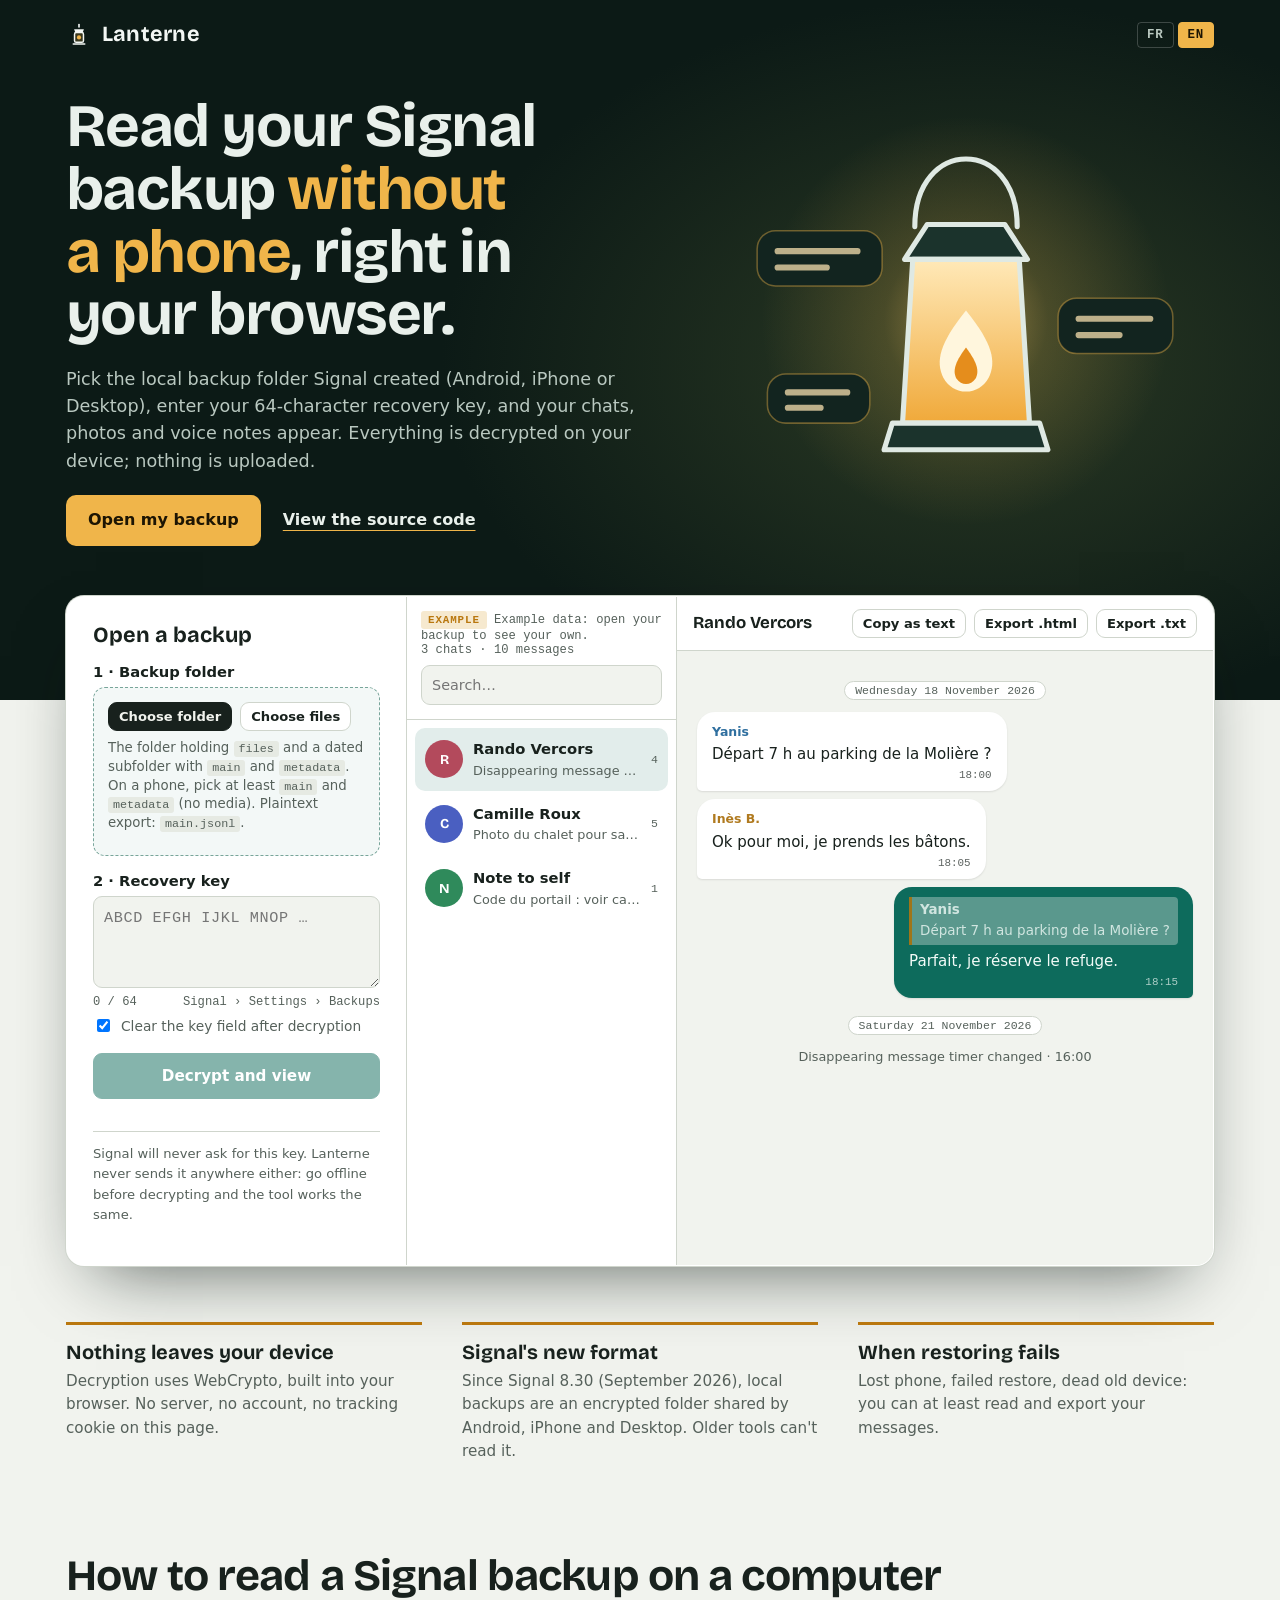
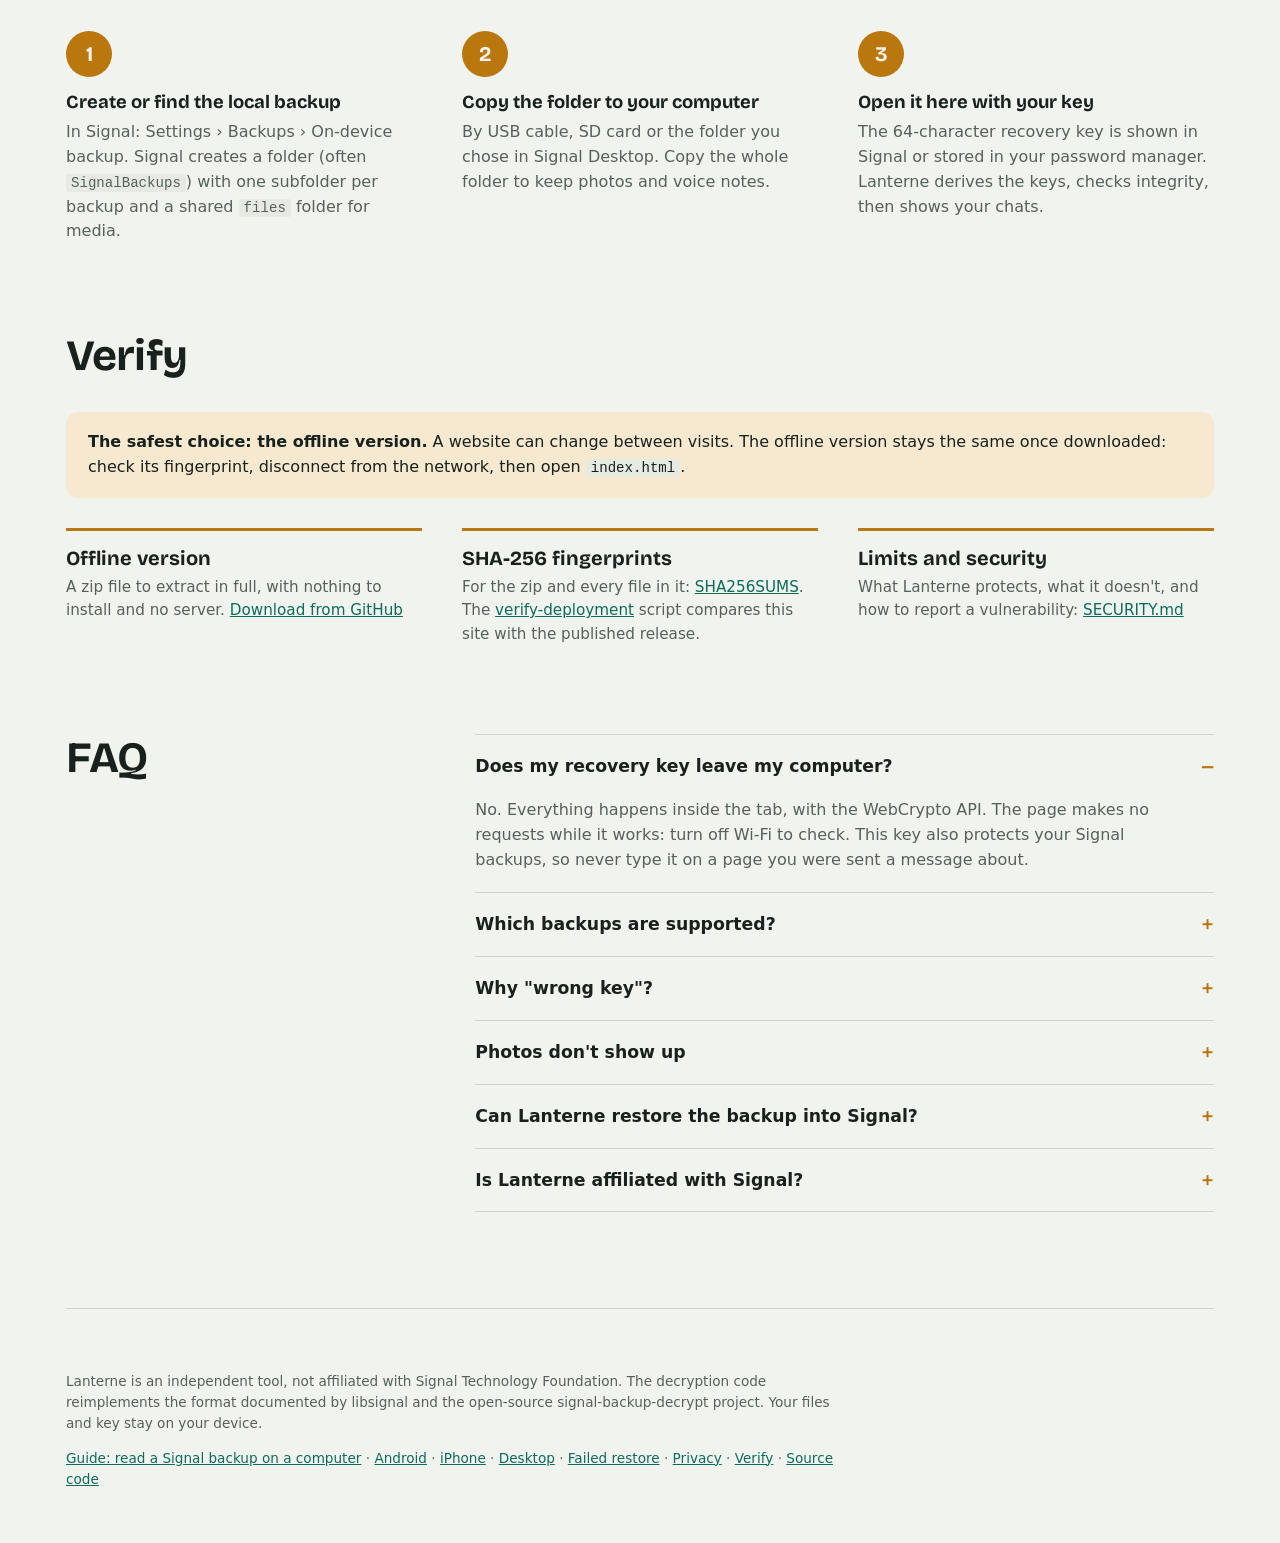
<file: index.html>
<!doctype html>
<html lang="fr" data-l="fr">
<head>
<meta charset="utf-8">
<meta http-equiv="Content-Security-Policy" content="default-src 'self'; script-src 'self'; style-src 'self' 'unsafe-inline'; img-src 'self' blob: data:; media-src 'self' blob:; connect-src 'self' blob:; worker-src 'self'; manifest-src 'self'; font-src 'self'; object-src 'none'; base-uri 'none'; form-action 'none'">
<meta name="viewport" content="width=device-width,initial-scale=1,viewport-fit=cover">
<link rel="canonical" href="https://lanterne-backup.com/">
<link rel="alternate" hreflang="fr" href="https://lanterne-backup.com/">
<link rel="alternate" hreflang="en" href="https://lanterne-backup.com/en/">
<link rel="alternate" hreflang="x-default" href="https://lanterne-backup.com/en/">
<script src="assets/lang.js"></script>
<link rel="icon" href="assets/icon.svg" type="image/svg+xml">
<meta name="theme-color" content="#0d6b5c">
<title>Lanterne, lecteur de sauvegardes Signal</title>
<meta name="description" content="Lisez votre sauvegarde locale Signal (nouveau format, Android, iPhone, Desktop) sur ordinateur avec votre clé de récupération. Déchiffrement 100 % dans le navigateur, rien n'est envoyé.">
<meta name="robots" content="index,follow">
<meta property="og:title" content="Lanterne : lire une sauvegarde Signal dans le navigateur">
<meta property="og:description" content="Déchiffrez et parcourez vos sauvegardes locales Signal hors ligne, avec votre clé de récupération. Aucun envoi de données.">
<meta property="og:type" content="website">
<meta property="og:url" content="https://lanterne-backup.com/">
<meta property="og:image" content="https://lanterne-backup.com/assets/og.png">
<meta property="og:image:width" content="1200">
<meta property="og:image:height" content="630">
<meta name="twitter:card" content="summary_large_image">
<script type="application/ld+json">
{"@context":"https://schema.org","@graph":[
{"@type":"SoftwareApplication","name":"Lanterne","applicationCategory":"UtilitiesApplication","operatingSystem":"Web browser","offers":{"@type":"Offer","price":"0","priceCurrency":"EUR"},"description":"Lecteur de sauvegardes locales Signal (format v2) qui déchiffre tout dans le navigateur avec la clé de récupération.","inLanguage":["fr","en"]},
{"@type":"FAQPage","mainEntity":[
{"@type":"Question","name":"Ma clé de récupération quitte-t-elle mon ordinateur ?","acceptedAnswer":{"@type":"Answer","text":"Non. Le déchiffrement se fait avec l'API WebCrypto de votre navigateur. La page ne fait aucune requête réseau pendant l'analyse et fonctionne hors connexion."}},
{"@type":"Question","name":"Quelles sauvegardes Signal sont prises en charge ?","acceptedAnswer":{"@type":"Answer","text":"Les sauvegardes locales du nouveau format (dossier contenant main, metadata et files), créées par Signal 8.30 et plus récent sur Android, iPhone ou Desktop, ainsi que l'export en clair main.jsonl à titre expérimental. L'ancien fichier .backup d'Android protégé par 30 chiffres n'est pas pris en charge."}},
{"@type":"Question","name":"Pourquoi le message « clé incorrecte » ?","acceptedAnswer":{"@type":"Answer","text":"La clé de récupération ne correspond pas à cette sauvegarde : vérifiez les 64 caractères, ou choisissez une sauvegarde plus récente si vous avez changé de clé."}},
{"@type":"Question","name":"Lanterne est-il affilié à Signal ?","acceptedAnswer":{"@type":"Answer","text":"Non. Lanterne est un outil indépendant. Signal est une marque de Signal Technology Foundation."}}
]}]}
</script>
<link rel="stylesheet" href="assets/style.css">

</head>
<body>
<div class="night"><div class="wrap">
  <header class="top">
    <div class="brand">
      <svg viewBox="0 0 32 32" aria-hidden="true"><path d="M16 3v3" stroke="var(--fg)" stroke-width="2" stroke-linecap="round" fill="none"/><path d="M10 9h12l-1.5 4h-9z" fill="var(--fg)"/><rect x="10.5" y="13" width="11" height="12" rx="2" fill="var(--lamp-soft)" stroke="var(--fg)" stroke-width="1.8"/><circle cx="16" cy="19" r="2.6" fill="var(--lamp)"/><path d="M9 27h14" stroke="var(--fg)" stroke-width="2" stroke-linecap="round"/></svg>
      Lanterne
    </div>
    <div class="lang" role="group" aria-label="Langue / Language">
      <button type="button" id="lang-fr" aria-pressed="true">FR</button>
      <button type="button" id="lang-en" aria-pressed="false">EN</button>
    </div>
  </header>

  <div class="hero"><div class="hero-txt">
    <h1 data-l="fr">Relisez votre sauvegarde Signal <em>sans téléphone</em>, dans votre navigateur.</h1>
    <h1 data-l="en">Read your Signal backup <em>without a phone</em>, right in your browser.</h1>
    <p data-l="fr">Choisissez le dossier de sauvegarde locale créé par Signal (Android, iPhone ou Desktop), entrez votre clé de récupération de 64 caractères : vos conversations, photos et vocaux s'affichent. Tout est déchiffré sur votre appareil, rien n'est envoyé.</p>
    <p data-l="en">Pick the local backup folder Signal created (Android, iPhone or Desktop), enter your 64-character recovery key, and your chats, photos and voice notes appear. Everything is decrypted on your device; nothing is uploaded.</p>
    <div class="actions">
      <a class="cta" href="#outil"><span data-l="fr">Ouvrir ma sauvegarde</span><span data-l="en">Open my backup</span></a>
      <a class="ghost" href="https://github.com/LockingFR/lanterne"><span data-l="fr">Voir le code source</span><span data-l="en">View the source code</span></a>
    </div>
    </div>
    <svg class="lantern" viewBox="0 0 420 400" aria-hidden="true">
      <defs>
        <radialGradient id="halo"><stop offset="0" stop-color="#ffd07a" stop-opacity=".55"/><stop offset=".4" stop-color="#f0b54a" stop-opacity=".18"/><stop offset="1" stop-color="#f0b54a" stop-opacity="0"/></radialGradient>
        <linearGradient id="verre" x1="0" y1="0" x2="0" y2="1"><stop offset="0" stop-color="#ffe9b8"/><stop offset="1" stop-color="#f0a93a"/></linearGradient>
      </defs>
      <circle class="halo" cx="210" cy="200" r="200" fill="url(#halo)"/>
      <g fill="#12241f" stroke="#f0b54a" stroke-opacity=".4" stroke-width="1.5">
        <rect x="6" y="112" width="122" height="54" rx="18"/><rect x="300" y="178" width="112" height="54" rx="18"/><rect x="16" y="252" width="100" height="48" rx="18"/>
      </g>
      <path d="M26 132h78M26 148h48M320 198h70M320 214h40M36 270h58M36 285h32" stroke="#f7dfae" stroke-width="6" stroke-linecap="round" opacity=".75"/>
      <g fill="none" stroke="#dfe9e3" stroke-width="5" stroke-linecap="round" stroke-linejoin="round">
        <path d="M160 108C160 20 260 20 260 108"/>
        <path d="M150 140l22-34h76l22 34z" fill="#1b332c"/>
        <path d="M158 140h104l10 160H148z" fill="url(#verre)"/>
        <path d="M138 300h144l8 26H130z" fill="#1b332c"/>
      </g>
      <path d="M210 190c26 32 30 50 22 66a25 25 0 0 1-44 0c-8-16-4-34 22-66z" fill="#fff6dd"/>
      <path d="M210 226c12 16 13 24 9 31a11 11 0 0 1-18 0c-4-7-3-15 9-31z" fill="#e58d1c"/>
    </svg>
  </div>
</div></div>
<div class="wrap">

  <main id="outil">
    <div class="tool">
      <form class="panel" id="form" autocomplete="off">
        <h2 data-l="fr">Ouvrir une sauvegarde</h2><h2 data-l="en">Open a backup</h2>

        <div class="step">
          <span class="lbl" data-l="fr">1 · Dossier de sauvegarde</span><span class="lbl" data-l="en">1 · Backup folder</span>
          <div class="drop" id="drop">
            <div class="row2">
              <label class="btn small" for="dirInput"><span data-l="fr">Choisir le dossier</span><span data-l="en">Choose folder</span></label>
              <label class="btn small" for="fileInput"><span data-l="fr">Choisir des fichiers</span><span data-l="en">Choose files</span></label>
            </div>
            <input type="file" id="dirInput" webkitdirectory directory multiple>
            <input type="file" id="fileInput" multiple>
            <small data-l="fr">Le dossier qui contient <code>files</code> et un sous-dossier daté avec <code>main</code> et <code>metadata</code>. Sur téléphone, choisissez au moins <code>main</code> et <code>metadata</code> (sans médias). Export en clair : <code>main.jsonl</code>.</small>
            <small data-l="en">The folder holding <code>files</code> and a dated subfolder with <code>main</code> and <code>metadata</code>. On a phone, pick at least <code>main</code> and <code>metadata</code> (no media). Plaintext export: <code>main.jsonl</code>.</small>
            <div class="picked" id="picked"></div>
          </div>
        </div>

        <div class="step">
          <label for="aep"><span data-l="fr">2 · Clé de récupération</span><span data-l="en">2 · Recovery key</span></label>
          <textarea id="aep" spellcheck="false" autocapitalize="characters" placeholder="ABCD EFGH IJKL MNOP …"></textarea>
          <div class="keymeta"><span id="keycount">0 / 64</span><span data-l="fr">Signal › Réglages › Sauvegardes</span><span data-l="en">Signal › Settings › Backups</span></div>
          <label class="check"><input type="checkbox" id="wipe" checked> <span data-l="fr">Effacer la clé du champ après le déchiffrement</span><span data-l="en">Clear the key field after decryption</span></label>
        </div>

        <button class="btn primary" id="go" type="submit" disabled><span data-l="fr">Déchiffrer et afficher</span><span data-l="en">Decrypt and view</span></button>
        <div class="status" id="status" role="status" aria-live="polite"></div>
        <ul class="log" id="log"></ul>
        <button type="button" class="btn small" id="diag" hidden><span data-l="fr">Copier le diagnostic (sans contenu)</span><span data-l="en">Copy diagnostic (no content)</span></button>

        <p class="lockline" data-l="fr">Signal ne vous demandera jamais cette clé. Lanterne non plus ne l'envoie nulle part : coupez votre connexion avant de déchiffrer, l'outil fonctionne pareil.</p>
        <p class="lockline" data-l="en">Signal will never ask for this key. Lanterne never sends it anywhere either: go offline before decrypting and the tool works the same.</p>
      </form>

      <div class="viewer">
        <div class="chats">
          <div class="chats-head">
            <div id="sum" class="sum"></div>
            <input id="q" type="search" placeholder="Rechercher…" aria-label="Rechercher">
          </div>
          <div class="chatlist" id="chatlist"></div>
        </div>
        <div class="conv">
          <div class="conv-head">
            <h3 id="convTitle">—</h3>
            <div class="row2">
              <button type="button" class="btn small" id="copyTxt"><span data-l="fr">Copier en texte</span><span data-l="en">Copy as text</span></button>
              <button type="button" class="btn small" id="dlHtml"><span data-l="fr">Exporter .html</span><span data-l="en">Export .html</span></button>
              <button type="button" class="btn small" id="dlTxt"><span data-l="fr">Exporter .txt</span><span data-l="en">Export .txt</span></button>
            </div>
          </div>
          <div class="msgs" id="msgs"></div>
        </div>
      </div>
    </div>
  </main>

  <section class="band trust">
    <div class="cols">
      <div><h3 data-l="fr">Rien ne sort de votre appareil</h3><h3 data-l="en">Nothing leaves your device</h3>
        <p data-l="fr">Le déchiffrement utilise WebCrypto, intégré à votre navigateur. Pas de serveur, pas de compte, pas de cookie de suivi sur cette page.</p>
        <p data-l="en">Decryption uses WebCrypto, built into your browser. No server, no account, no tracking cookie on this page.</p></div>
      <div><h3 data-l="fr">Le nouveau format Signal</h3><h3 data-l="en">Signal's new format</h3>
        <p data-l="fr">Depuis Signal 8.30 (septembre 2026), les sauvegardes locales sont un dossier chiffré commun à Android, iPhone et Desktop. Les anciens outils ne le lisent pas.</p>
        <p data-l="en">Since Signal 8.30 (September 2026), local backups are an encrypted folder shared by Android, iPhone and Desktop. Older tools can't read it.</p></div>
      <div><h3 data-l="fr">Quand la restauration échoue</h3><h3 data-l="en">When restoring fails</h3>
        <p data-l="fr">Téléphone perdu, restauration refusée, ancien appareil hors service : vous pouvez au moins relire et exporter vos messages.</p>
        <p data-l="en">Lost phone, failed restore, dead old device: you can at least read and export your messages.</p></div>
    </div>
  </section>

  <section class="band" id="comment">
    <h2 class="sec-h" data-l="fr">Comment lire une sauvegarde Signal sur ordinateur</h2>
    <h2 class="sec-h" data-l="en">How to read a Signal backup on a computer</h2>
    <ol class="steps">
      <li><div><strong data-l="fr">Créez ou retrouvez la sauvegarde locale</strong><strong data-l="en">Create or find the local backup</strong>
        <p data-l="fr">Dans Signal : Réglages › Sauvegardes › Sauvegarde sur l'appareil. Signal crée un dossier (souvent <code>SignalBackups</code>) avec un sous-dossier par sauvegarde et un dossier <code>files</code> partagé pour les médias.</p>
        <p data-l="en">In Signal: Settings › Backups › On-device backup. Signal creates a folder (often <code>SignalBackups</code>) with one subfolder per backup and a shared <code>files</code> folder for media.</p></div></li>
      <li><div><strong data-l="fr">Copiez le dossier sur votre ordinateur</strong><strong data-l="en">Copy the folder to your computer</strong>
        <p data-l="fr">Par câble USB, carte SD ou le dossier choisi dans Signal Desktop. Copiez le dossier entier pour garder les photos et vocaux.</p>
        <p data-l="en">By USB cable, SD card or the folder you chose in Signal Desktop. Copy the whole folder to keep photos and voice notes.</p></div></li>
      <li><div><strong data-l="fr">Ouvrez-le ici avec votre clé</strong><strong data-l="en">Open it here with your key</strong>
        <p data-l="fr">La clé de récupération (64 caractères) s'affiche dans Signal ou dans votre gestionnaire de mots de passe. Lanterne dérive les clés, vérifie l'intégrité puis affiche vos conversations.</p>
        <p data-l="en">The 64-character recovery key is shown in Signal or stored in your password manager. Lanterne derives the keys, checks integrity, then shows your chats.</p></div></li>
    </ol>
  </section>

  <section class="band" id="verifier">
    <h2 class="sec-h" data-l="fr">Vérifier</h2>
    <h2 class="sec-h" data-l="en">Verify</h2>
    <p class="callout" data-l="fr"><strong>Le plus prudent : la version hors ligne.</strong> Un site peut changer d'une visite à l'autre. La version hors ligne ne change plus une fois téléchargée : vérifiez son empreinte, coupez votre connexion, puis ouvrez <code>index.html</code>.</p>
    <p class="callout" data-l="en"><strong>The safest choice: the offline version.</strong> A website can change between visits. The offline version stays the same once downloaded: check its fingerprint, disconnect from the network, then open <code>index.html</code>.</p>
    <div class="cols">
      <div><h3 data-l="fr">Version hors ligne</h3><h3 data-l="en">Offline version</h3>
        <p data-l="fr">Un fichier zip à extraire en entier, sans installation ni serveur. <a href="https://github.com/LockingFR/lanterne/releases/latest">Télécharger sur GitHub</a></p>
        <p data-l="en">A zip file to extract in full, with nothing to install and no server. <a href="https://github.com/LockingFR/lanterne/releases/latest">Download from GitHub</a></p></div>
      <div><h3 data-l="fr">Empreintes SHA-256</h3><h3 data-l="en">SHA-256 fingerprints</h3>
        <p data-l="fr">Celles du zip et de chaque fichier : <a href="https://github.com/LockingFR/lanterne/releases/latest/download/SHA256SUMS">SHA256SUMS</a>. Le script <a href="https://github.com/LockingFR/lanterne/blob/main/tools/verify-deployment.py">verify-deployment</a> compare ce site à la version publiée.</p>
        <p data-l="en">For the zip and every file in it: <a href="https://github.com/LockingFR/lanterne/releases/latest/download/SHA256SUMS">SHA256SUMS</a>. The <a href="https://github.com/LockingFR/lanterne/blob/main/tools/verify-deployment.py">verify-deployment</a> script compares this site with the published release.</p></div>
      <div><h3 data-l="fr">Limites et sécurité</h3><h3 data-l="en">Limits and security</h3>
        <p data-l="fr">Ce que Lanterne protège, ce qu'elle ne protège pas et comment signaler une faille : <a href="https://github.com/LockingFR/lanterne/blob/main/SECURITY.md#français">SECURITY.md</a></p>
        <p data-l="en">What Lanterne protects, what it doesn't, and how to report a vulnerability: <a href="https://github.com/LockingFR/lanterne/blob/main/SECURITY.md">SECURITY.md</a></p></div>
    </div>
  </section>

  <section class="band" id="faq">
    <h2 class="sec-h">FAQ</h2>
    <div class="faq">
      <details open><summary><span data-l="fr">Ma clé de récupération quitte-t-elle mon ordinateur ?</span><span data-l="en">Does my recovery key leave my computer?</span></summary>
        <p data-l="fr">Non. Tout se passe dans l'onglet, avec l'API WebCrypto. La page ne fait aucune requête pendant l'analyse : vous pouvez couper le Wi-Fi pour le vérifier. Cette clé protège aussi vos sauvegardes Signal : ne la tapez jamais sur une page qui vous l'a demandée par message.</p>
        <p data-l="en">No. Everything happens inside the tab, with the WebCrypto API. The page makes no requests while it works: turn off Wi-Fi to check. This key also protects your Signal backups, so never type it on a page you were sent a message about.</p></details>
      <details><summary><span data-l="fr">Quelles sauvegardes sont prises en charge ?</span><span data-l="en">Which backups are supported?</span></summary>
        <p data-l="fr">Les sauvegardes locales au nouveau format (dossier avec <code>main</code>, <code>metadata</code> et <code>files</code>) de Signal 8.30 et plus, sur Android, iPhone et Desktop, et l'export en clair <code>main.jsonl</code> (expérimental). Les sauvegardes dans le cloud (Secure Backups) et l'ancien fichier <code>.backup</code> d'Android à 30 chiffres ne sont pas pris en charge.</p>
        <p data-l="en">Local backups in the new format (folder with <code>main</code>, <code>metadata</code> and <code>files</code>) from Signal 8.30 and later, on Android, iPhone and Desktop, plus the plaintext <code>main.jsonl</code> export (experimental). Cloud Secure Backups and the old 30-digit Android <code>.backup</code> file are not supported.</p></details>
      <details><summary><span data-l="fr">Pourquoi « clé incorrecte » ?</span><span data-l="en">Why "wrong key"?</span></summary>
        <p data-l="fr">La signature HMAC du fichier <code>main</code> ne correspond pas à la clé saisie. Vérifiez les 64 caractères (les <code>#</code> et <code>=</code> font partie de la clé), ou ouvrez une sauvegarde plus récente si vous avez régénéré votre clé.</p>
        <p data-l="en">The <code>main</code> file's HMAC doesn't match the key you entered. Check all 64 characters (<code>#</code> and <code>=</code> are part of the key), or open a newer backup if you regenerated your key.</p></details>
      <details><summary><span data-l="fr">Les photos ne s'affichent pas</span><span data-l="en">Photos don't show up</span></summary>
        <p data-l="fr">Les médias sont dans le dossier <code>files</code> à côté des sauvegardes datées. Choisissez le dossier parent, pas seulement le sous-dossier daté. Les photos de profil ne sont pas incluses par Signal.</p>
        <p data-l="en">Media lives in the <code>files</code> folder next to the dated backups. Choose the parent folder, not just the dated subfolder. Signal doesn't include profile photos.</p></details>
      <details><summary><span data-l="fr">Puis-je restaurer la sauvegarde dans Signal avec Lanterne ?</span><span data-l="en">Can Lanterne restore the backup into Signal?</span></summary>
        <p data-l="fr">Non, Lanterne lit et exporte. La restauration se fait dans l'application Signal, à l'installation.</p>
        <p data-l="en">No, Lanterne reads and exports. Restoring happens inside the Signal app, at setup.</p></details>
      <details><summary><span data-l="fr">Lanterne est-il affilié à Signal ?</span><span data-l="en">Is Lanterne affiliated with Signal?</span></summary>
        <p data-l="fr">Non. Lanterne est un outil indépendant et open source. Signal est une marque de Signal Technology Foundation.</p>
        <p data-l="en">No. Lanterne is an independent, open-source tool. Signal is a trademark of Signal Technology Foundation.</p></details>
    </div>
  </section>

  <footer>
    <p data-l="fr">Lanterne est un outil indépendant, non affilié à Signal Technology Foundation. Le code de déchiffrement est une réimplémentation du format documenté par libsignal et par le projet open source signal-backup-decrypt. Vos fichiers et votre clé restent sur votre appareil.</p>
    <p data-l="fr"><a href="lire-sauvegarde-signal/">Guide : lire une sauvegarde Signal sur ordinateur</a> · <a href="sauvegarde-signal-android/">Android</a> · <a href="sauvegarde-signal-iphone/">iPhone</a> · <a href="sauvegarde-signal-desktop/">Desktop</a> · <a href="restauration-signal-echouee/">Restauration échouée</a> · <a href="confidentialite/">Confidentialité</a> · <a href="#verifier">Vérifier</a> · <a href="https://github.com/LockingFR/lanterne">Code source</a></p>
    <p data-l="en">Lanterne is an independent tool, not affiliated with Signal Technology Foundation. The decryption code reimplements the format documented by libsignal and the open-source signal-backup-decrypt project. Your files and key stay on your device.</p>
    <p data-l="en"><a href="en/read-signal-backup/">Guide: read a Signal backup on a computer</a> · <a href="en/signal-backup-android/">Android</a> · <a href="en/signal-backup-iphone/">iPhone</a> · <a href="en/signal-backup-desktop/">Desktop</a> · <a href="en/signal-restore-failed/">Failed restore</a> · <a href="en/privacy/">Privacy</a> · <a href="#verifier">Verify</a> · <a href="https://github.com/LockingFR/lanterne">Source code</a></p>
  </footer>
</div>

<script src="assets/app.js" defer></script>
</body>
</html>
</file>
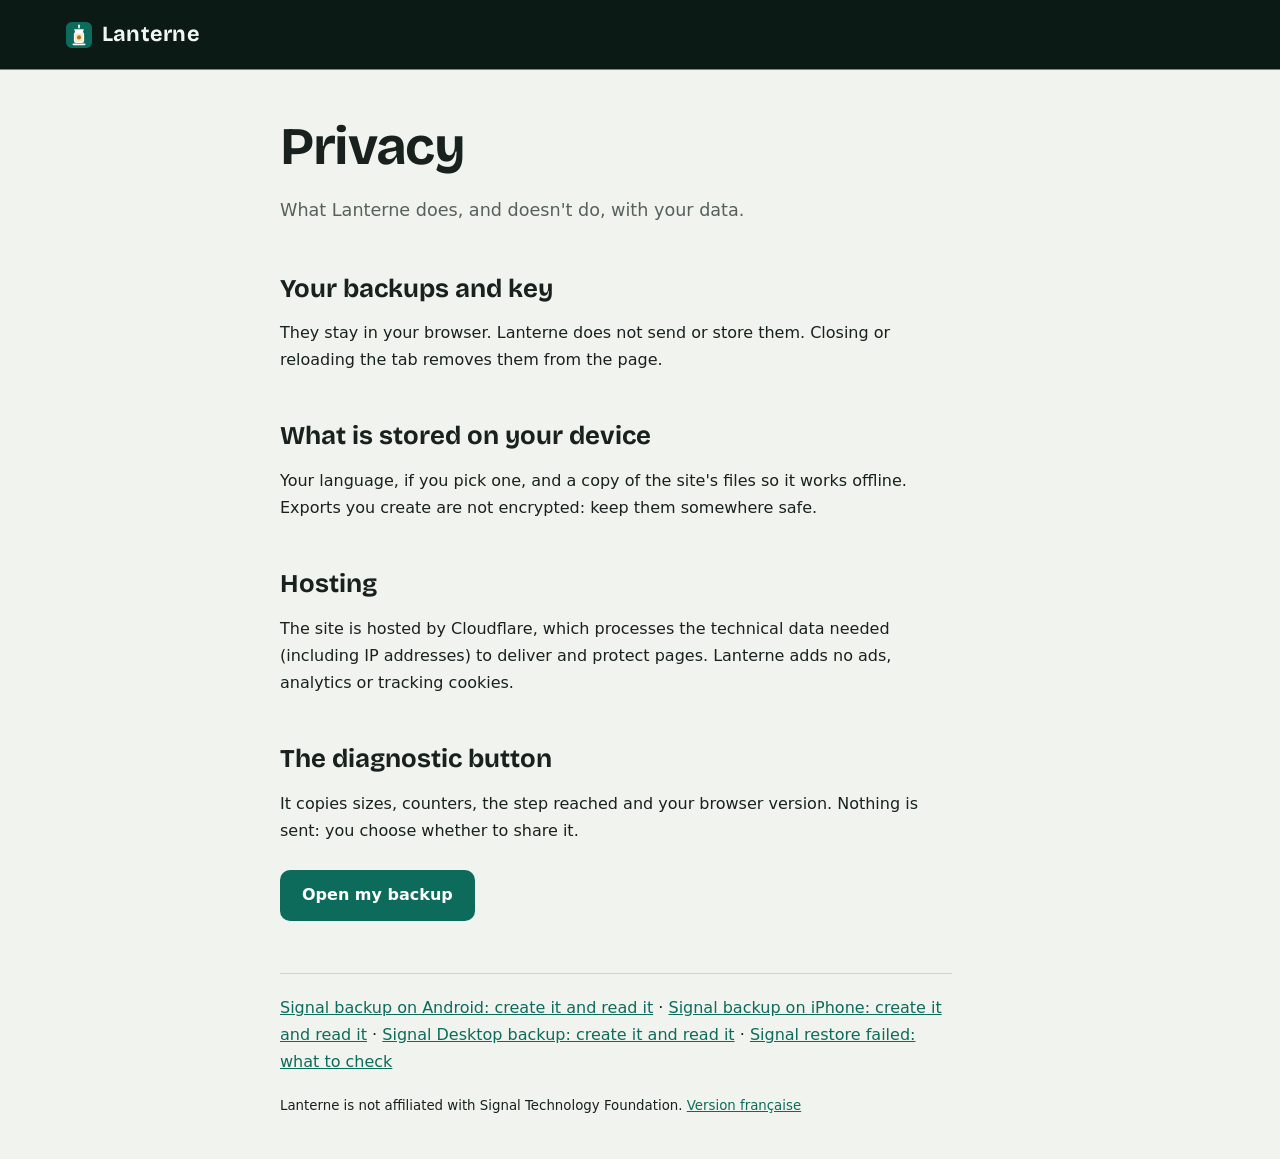
<file: confidentialite/index.html>
<!doctype html>
<html lang="fr" data-l="fr">
<head>
<meta charset="utf-8">
<meta http-equiv="Content-Security-Policy" content="default-src 'self'; script-src 'self'; style-src 'self' 'unsafe-inline'; img-src 'self' blob: data:; media-src 'self' blob:; connect-src 'self' blob:; worker-src 'self'; manifest-src 'self'; font-src 'self'; object-src 'none'; base-uri 'none'; form-action 'none'">
<meta name="viewport" content="width=device-width,initial-scale=1,viewport-fit=cover">
<title>Confidentialité · Lanterne</title>
<meta name="description" content="Ce que Lanterne fait, et ne fait pas, de vos données.">
<link rel="canonical" href="https://lanterne-backup.com/confidentialite/">
<link rel="alternate" hreflang="fr" href="https://lanterne-backup.com/confidentialite/">
<link rel="alternate" hreflang="en" href="https://lanterne-backup.com/en/privacy/">
<link rel="alternate" hreflang="x-default" href="https://lanterne-backup.com/en/privacy/">
<meta property="og:title" content="Confidentialité">
<meta property="og:description" content="Ce que Lanterne fait, et ne fait pas, de vos données.">
<meta property="og:image" content="https://lanterne-backup.com/assets/og.png">
<script src="../assets/lang.js"></script>
<link rel="icon" href="../assets/icon.svg" type="image/svg+xml">
<link rel="stylesheet" href="../assets/style.css">
<meta name="theme-color" content="#0d6b5c">
</head>
<body>
<div class="wrap">
<header class="top"><div class="brand"><a href="../"><img src="../assets/icon.svg" alt="" width="26" height="26">Lanterne</a></div></header>
<main class="article">
<h1>Confidentialité</h1>
<p class="lead">Ce que Lanterne fait, et ne fait pas, de vos données.</p>
<h2>Vos sauvegardes et votre clé</h2><p>Elles restent dans votre navigateur. Lanterne ne les envoie pas et ne les enregistre pas. Fermer ou recharger l'onglet les retire de la page.</p>
<h2>Ce qui est enregistré sur votre appareil</h2><p>Votre langue, si vous la choisissez, et une copie des fichiers du site pour qu'il fonctionne hors ligne. Les exports que vous créez ne sont pas chiffrés : rangez-les en lieu sûr.</p>
<h2>Hébergement</h2><p>Le site est hébergé par Cloudflare, qui traite les données techniques nécessaires (dont l'adresse IP) pour livrer les pages et les protéger. Lanterne n'ajoute ni publicité, ni outil d'analyse, ni cookie de suivi.</p>
<h2>Le bouton de diagnostic</h2><p>Il copie des tailles, des compteurs, l'étape atteinte et la version de votre navigateur. Rien n'est envoyé : vous choisissez de le partager ou non.</p>

<a class="cta" href="../">Ouvrir ma sauvegarde</a>
<p class="related"><a href="../sauvegarde-signal-android/">Sauvegarde Signal sur Android : la créer et la lire</a> · <a href="../sauvegarde-signal-iphone/">Sauvegarde Signal sur iPhone : la créer et la lire</a> · <a href="../sauvegarde-signal-desktop/">Sauvegarde Signal Desktop : la créer et la lire</a> · <a href="../restauration-signal-echouee/">Restauration Signal échouée : que vérifier</a></p>
<p><small>Lanterne n'est pas affilié à Signal Technology Foundation. <a hreflang="en" href="../en/privacy/">English version</a></small></p>
</main>
</div>
</body>
</html>
</file>
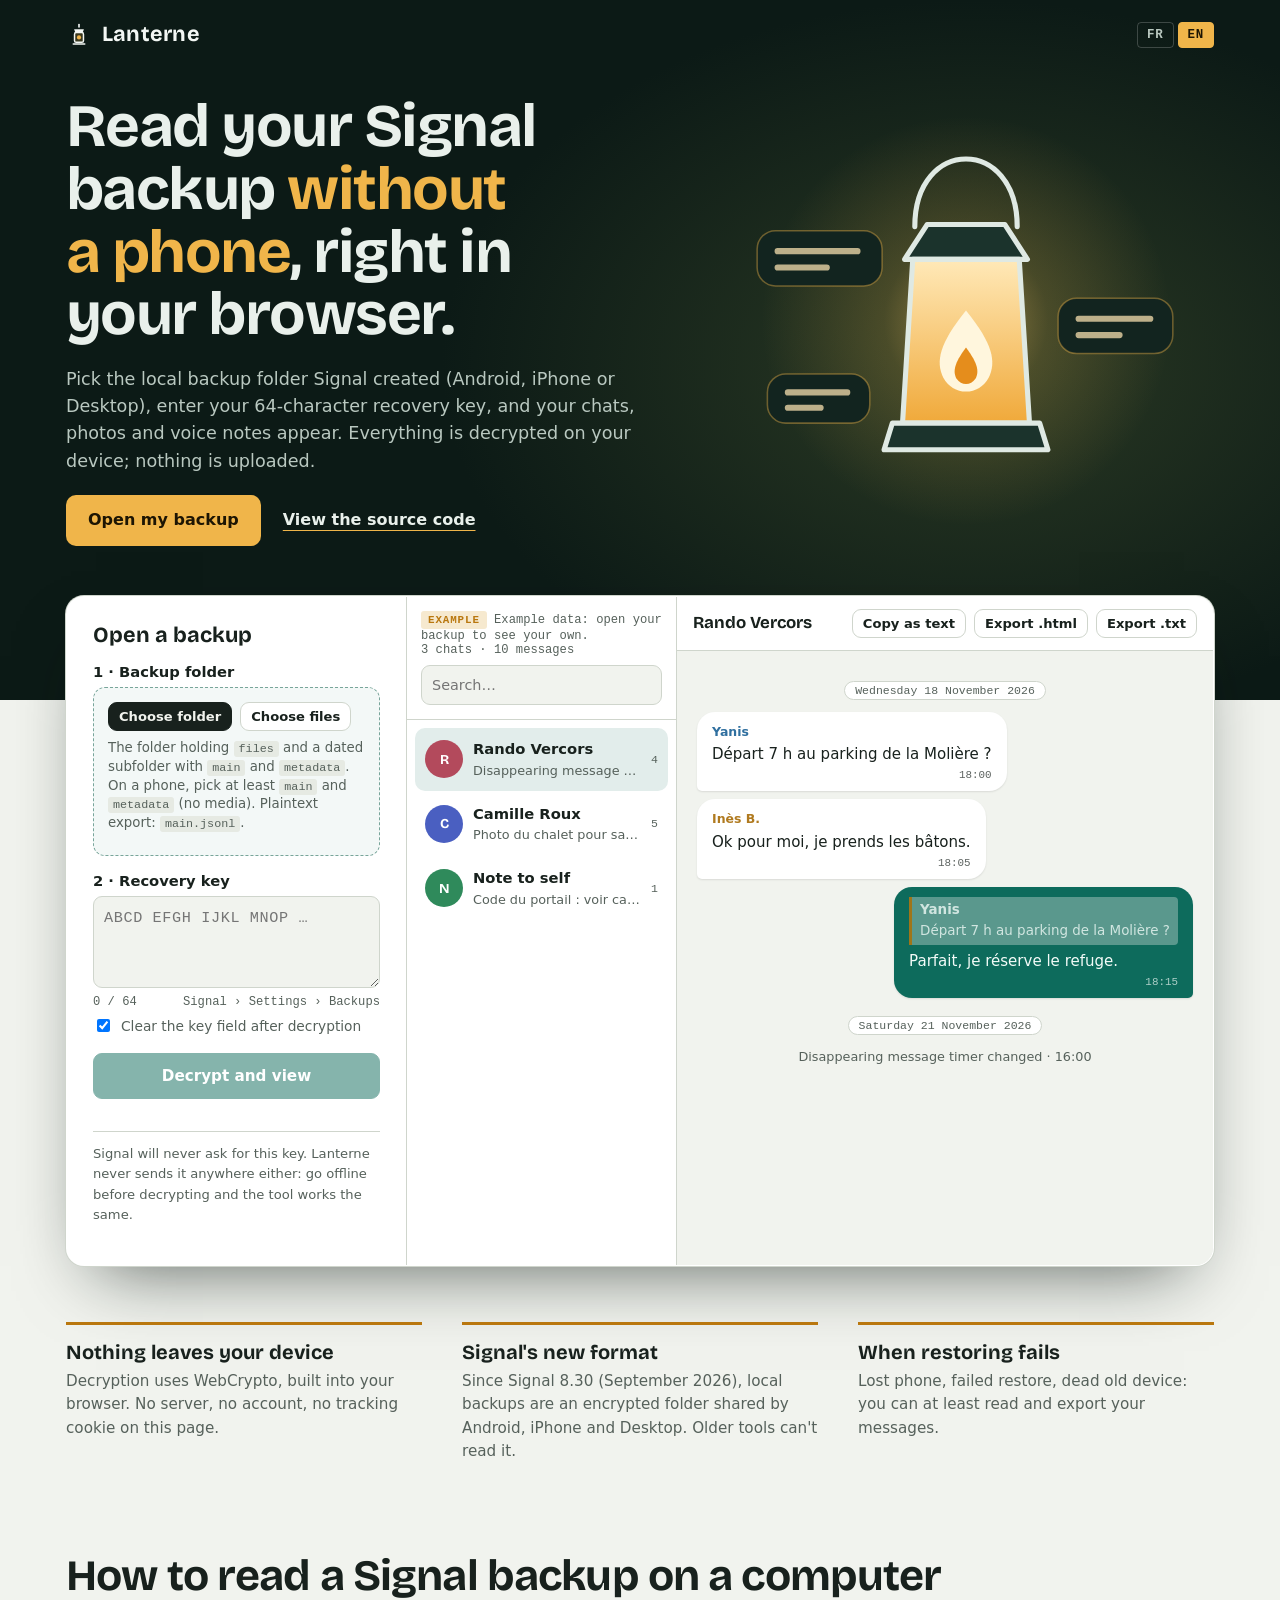
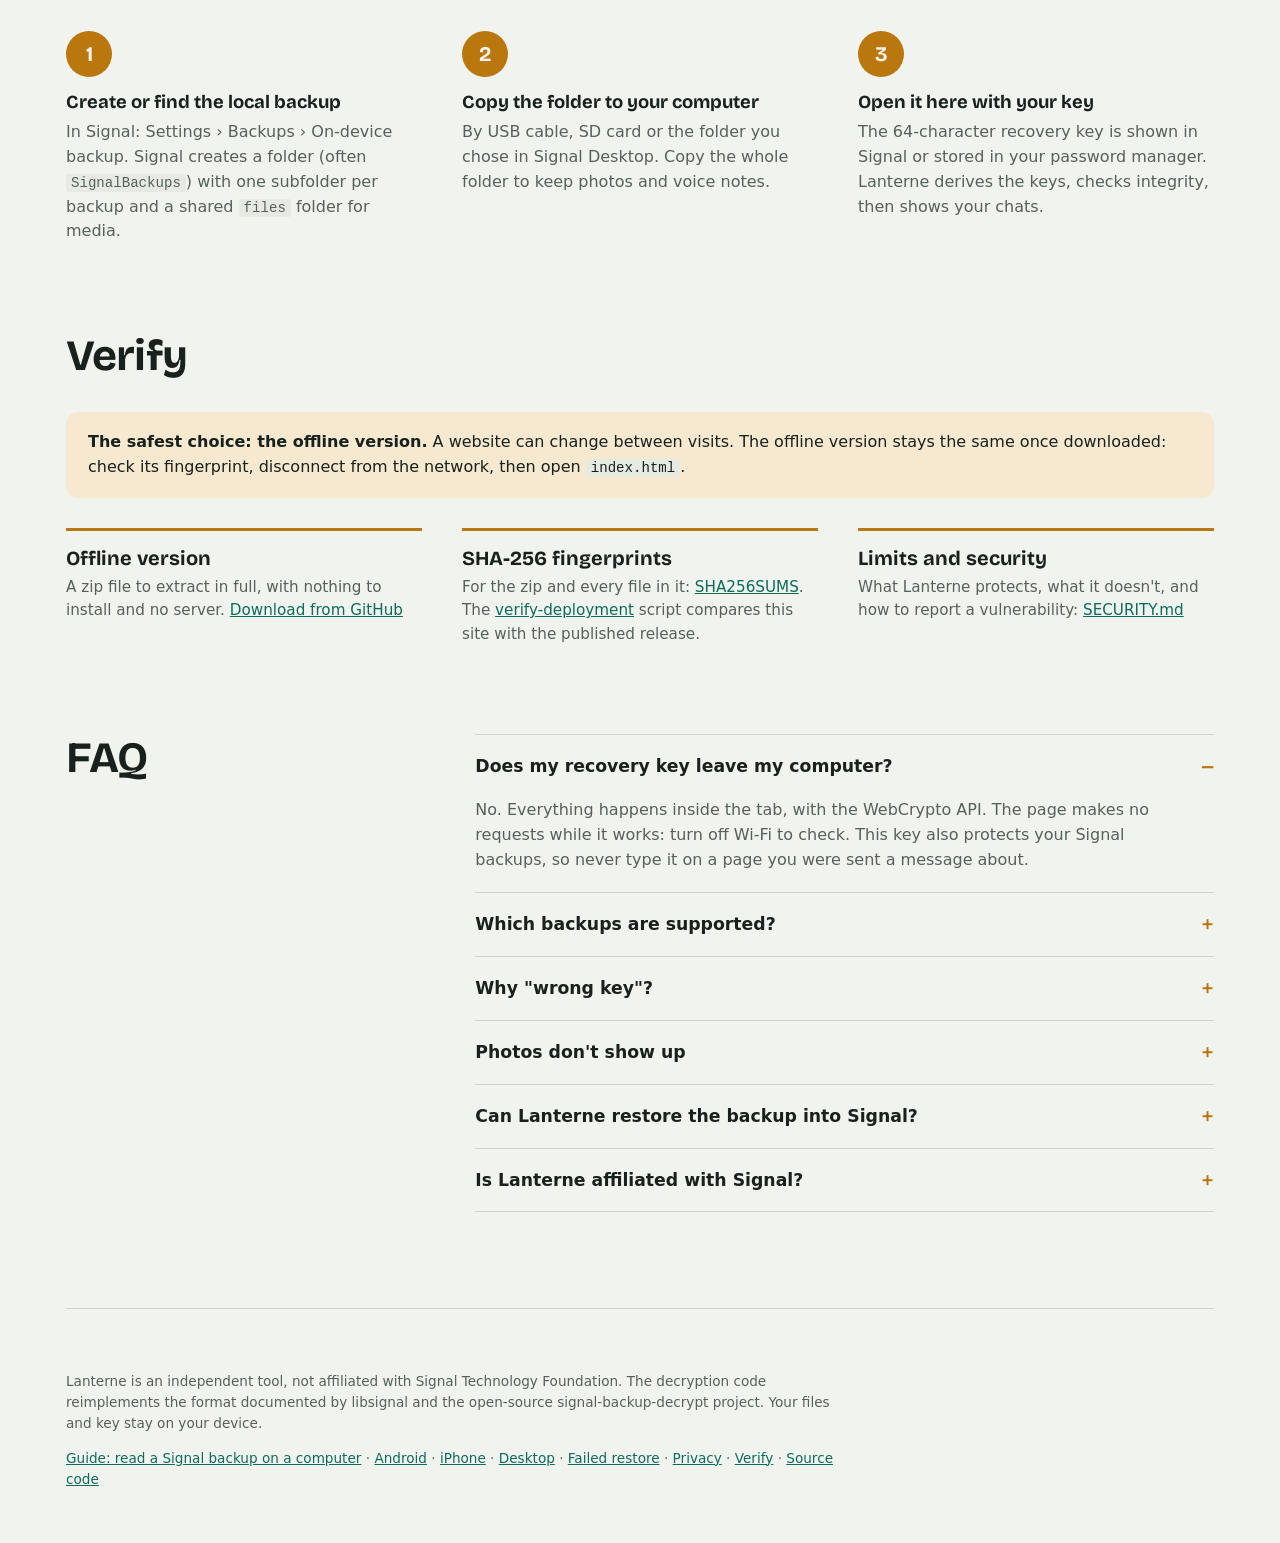
<file: en/index.html>
<!doctype html>
<html lang="en" data-l="en">
<head>
<meta charset="utf-8">
<meta http-equiv="Content-Security-Policy" content="default-src 'self'; script-src 'self'; style-src 'self' 'unsafe-inline'; img-src 'self' blob: data:; media-src 'self' blob:; connect-src 'self' blob:; worker-src 'self'; manifest-src 'self'; font-src 'self'; object-src 'none'; base-uri 'none'; form-action 'none'">
<meta name="viewport" content="width=device-width,initial-scale=1,viewport-fit=cover">
<link rel="canonical" href="https://lanterne-backup.com/en/">
<link rel="alternate" hreflang="fr" href="https://lanterne-backup.com/">
<link rel="alternate" hreflang="en" href="https://lanterne-backup.com/en/">
<link rel="alternate" hreflang="x-default" href="https://lanterne-backup.com/en/">
<script src="../assets/lang.js"></script>
<link rel="icon" href="../assets/icon.svg" type="image/svg+xml">
<meta name="theme-color" content="#0d6b5c">
<title>Lanterne, a reader for Signal local backups</title>
<meta name="description" content="Read your Signal local backup (new format, Android, iPhone, Desktop) on a computer with your recovery key. Decrypted entirely in your browser, nothing is uploaded.">
<meta name="robots" content="index,follow">
<meta property="og:title" content="Lanterne: read a Signal backup in your browser">
<meta property="og:description" content="Read your Signal local backup (new format, Android, iPhone, Desktop) on a computer with your recovery key. Decrypted entirely in your browser, nothing is uploaded.">
<meta property="og:type" content="website">
<meta property="og:url" content="https://lanterne-backup.com/en/">
<meta property="og:image" content="https://lanterne-backup.com/assets/og.png">
<meta property="og:image:width" content="1200">
<meta property="og:image:height" content="630">
<meta name="twitter:card" content="summary_large_image">
<script type="application/ld+json">
{"@context": "https://schema.org", "@graph": [{"@type": "SoftwareApplication", "name": "Lanterne", "applicationCategory": "UtilitiesApplication", "operatingSystem": "Web browser", "offers": {"@type": "Offer", "price": "0", "priceCurrency": "EUR"}, "description": "Read your Signal local backup (new format, Android, iPhone, Desktop) on a computer with your recovery key. Decrypted entirely in your browser, nothing is uploaded.", "inLanguage": ["fr", "en"]}, {"@type": "FAQPage", "mainEntity": [{"@type": "Question", "name": "Does my recovery key leave my computer?", "acceptedAnswer": {"@type": "Answer", "text": "No. Everything happens inside the tab, with the WebCrypto API. The page makes no requests while it works: turn off Wi-Fi to check. This key also protects your Signal backups, so never type it on a page you were sent a message about."}}, {"@type": "Question", "name": "Which backups are supported?", "acceptedAnswer": {"@type": "Answer", "text": "Local backups in the new format (folder with main, metadata and files) from Signal 8.30 and later, on Android, iPhone and Desktop, plus the plaintext main.jsonl export (experimental). Cloud Secure Backups and the old 30-digit Android .backup file are not supported."}}, {"@type": "Question", "name": "Why \"wrong key\"?", "acceptedAnswer": {"@type": "Answer", "text": "The main file's HMAC doesn't match the key you entered. Check all 64 characters (# and = are part of the key), or open a newer backup if you regenerated your key."}}, {"@type": "Question", "name": "Photos don't show up", "acceptedAnswer": {"@type": "Answer", "text": "Media lives in the files folder next to the dated backups. Choose the parent folder, not just the dated subfolder. Signal doesn't include profile photos."}}, {"@type": "Question", "name": "Can Lanterne restore the backup into Signal?", "acceptedAnswer": {"@type": "Answer", "text": "No, Lanterne reads and exports. Restoring happens inside the Signal app, at setup."}}, {"@type": "Question", "name": "Is Lanterne affiliated with Signal?", "acceptedAnswer": {"@type": "Answer", "text": "No. Lanterne is an independent, open-source tool. Signal is a trademark of Signal Technology Foundation."}}]}]}
</script>
<link rel="stylesheet" href="../assets/style.css">

</head>
<body>
<div class="night"><div class="wrap">
  <header class="top">
    <div class="brand">
      <svg viewBox="0 0 32 32" aria-hidden="true"><path d="M16 3v3" stroke="var(--fg)" stroke-width="2" stroke-linecap="round" fill="none"/><path d="M10 9h12l-1.5 4h-9z" fill="var(--fg)"/><rect x="10.5" y="13" width="11" height="12" rx="2" fill="var(--lamp-soft)" stroke="var(--fg)" stroke-width="1.8"/><circle cx="16" cy="19" r="2.6" fill="var(--lamp)"/><path d="M9 27h14" stroke="var(--fg)" stroke-width="2" stroke-linecap="round"/></svg>
      Lanterne
    </div>
    <div class="lang" role="group" aria-label="Langue / Language">
      <button type="button" id="lang-fr" aria-pressed="true">FR</button>
      <button type="button" id="lang-en" aria-pressed="false">EN</button>
    </div>
  </header>

  <div class="hero"><div class="hero-txt">
    <h1 data-l="fr">Relisez votre sauvegarde Signal <em>sans téléphone</em>, dans votre navigateur.</h1>
    <h1 data-l="en">Read your Signal backup <em>without a phone</em>, right in your browser.</h1>
    <p data-l="fr">Choisissez le dossier de sauvegarde locale créé par Signal (Android, iPhone ou Desktop), entrez votre clé de récupération de 64 caractères : vos conversations, photos et vocaux s'affichent. Tout est déchiffré sur votre appareil, rien n'est envoyé.</p>
    <p data-l="en">Pick the local backup folder Signal created (Android, iPhone or Desktop), enter your 64-character recovery key, and your chats, photos and voice notes appear. Everything is decrypted on your device; nothing is uploaded.</p>
    <div class="actions">
      <a class="cta" href="#outil"><span data-l="fr">Ouvrir ma sauvegarde</span><span data-l="en">Open my backup</span></a>
      <a class="ghost" href="https://github.com/LockingFR/lanterne"><span data-l="fr">Voir le code source</span><span data-l="en">View the source code</span></a>
    </div>
    </div>
    <svg class="lantern" viewBox="0 0 420 400" aria-hidden="true">
      <defs>
        <radialGradient id="halo"><stop offset="0" stop-color="#ffd07a" stop-opacity=".55"/><stop offset=".4" stop-color="#f0b54a" stop-opacity=".18"/><stop offset="1" stop-color="#f0b54a" stop-opacity="0"/></radialGradient>
        <linearGradient id="verre" x1="0" y1="0" x2="0" y2="1"><stop offset="0" stop-color="#ffe9b8"/><stop offset="1" stop-color="#f0a93a"/></linearGradient>
      </defs>
      <circle class="halo" cx="210" cy="200" r="200" fill="url(#halo)"/>
      <g fill="#12241f" stroke="#f0b54a" stroke-opacity=".4" stroke-width="1.5">
        <rect x="6" y="112" width="122" height="54" rx="18"/><rect x="300" y="178" width="112" height="54" rx="18"/><rect x="16" y="252" width="100" height="48" rx="18"/>
      </g>
      <path d="M26 132h78M26 148h48M320 198h70M320 214h40M36 270h58M36 285h32" stroke="#f7dfae" stroke-width="6" stroke-linecap="round" opacity=".75"/>
      <g fill="none" stroke="#dfe9e3" stroke-width="5" stroke-linecap="round" stroke-linejoin="round">
        <path d="M160 108C160 20 260 20 260 108"/>
        <path d="M150 140l22-34h76l22 34z" fill="#1b332c"/>
        <path d="M158 140h104l10 160H148z" fill="url(#verre)"/>
        <path d="M138 300h144l8 26H130z" fill="#1b332c"/>
      </g>
      <path d="M210 190c26 32 30 50 22 66a25 25 0 0 1-44 0c-8-16-4-34 22-66z" fill="#fff6dd"/>
      <path d="M210 226c12 16 13 24 9 31a11 11 0 0 1-18 0c-4-7-3-15 9-31z" fill="#e58d1c"/>
    </svg>
  </div>
</div></div>
<div class="wrap">

  <main id="outil">
    <div class="tool">
      <form class="panel" id="form" autocomplete="off">
        <h2 data-l="fr">Ouvrir une sauvegarde</h2><h2 data-l="en">Open a backup</h2>

        <div class="step">
          <span class="lbl" data-l="fr">1 · Dossier de sauvegarde</span><span class="lbl" data-l="en">1 · Backup folder</span>
          <div class="drop" id="drop">
            <div class="row2">
              <label class="btn small" for="dirInput"><span data-l="fr">Choisir le dossier</span><span data-l="en">Choose folder</span></label>
              <label class="btn small" for="fileInput"><span data-l="fr">Choisir des fichiers</span><span data-l="en">Choose files</span></label>
            </div>
            <input type="file" id="dirInput" webkitdirectory directory multiple>
            <input type="file" id="fileInput" multiple>
            <small data-l="fr">Le dossier qui contient <code>files</code> et un sous-dossier daté avec <code>main</code> et <code>metadata</code>. Sur téléphone, choisissez au moins <code>main</code> et <code>metadata</code> (sans médias). Export en clair : <code>main.jsonl</code>.</small>
            <small data-l="en">The folder holding <code>files</code> and a dated subfolder with <code>main</code> and <code>metadata</code>. On a phone, pick at least <code>main</code> and <code>metadata</code> (no media). Plaintext export: <code>main.jsonl</code>.</small>
            <div class="picked" id="picked"></div>
          </div>
        </div>

        <div class="step">
          <label for="aep"><span data-l="fr">2 · Clé de récupération</span><span data-l="en">2 · Recovery key</span></label>
          <textarea id="aep" spellcheck="false" autocapitalize="characters" placeholder="ABCD EFGH IJKL MNOP …"></textarea>
          <div class="keymeta"><span id="keycount">0 / 64</span><span data-l="fr">Signal › Réglages › Sauvegardes</span><span data-l="en">Signal › Settings › Backups</span></div>
          <label class="check"><input type="checkbox" id="wipe" checked> <span data-l="fr">Effacer la clé du champ après le déchiffrement</span><span data-l="en">Clear the key field after decryption</span></label>
        </div>

        <button class="btn primary" id="go" type="submit" disabled><span data-l="fr">Déchiffrer et afficher</span><span data-l="en">Decrypt and view</span></button>
        <div class="status" id="status" role="status" aria-live="polite"></div>
        <ul class="log" id="log"></ul>
        <button type="button" class="btn small" id="diag" hidden><span data-l="fr">Copier le diagnostic (sans contenu)</span><span data-l="en">Copy diagnostic (no content)</span></button>

        <p class="lockline" data-l="fr">Signal ne vous demandera jamais cette clé. Lanterne non plus ne l'envoie nulle part : coupez votre connexion avant de déchiffrer, l'outil fonctionne pareil.</p>
        <p class="lockline" data-l="en">Signal will never ask for this key. Lanterne never sends it anywhere either: go offline before decrypting and the tool works the same.</p>
      </form>

      <div class="viewer">
        <div class="chats">
          <div class="chats-head">
            <div id="sum" class="sum"></div>
            <input id="q" type="search" placeholder="Rechercher…" aria-label="Rechercher">
          </div>
          <div class="chatlist" id="chatlist"></div>
        </div>
        <div class="conv">
          <div class="conv-head">
            <h3 id="convTitle">—</h3>
            <div class="row2">
              <button type="button" class="btn small" id="copyTxt"><span data-l="fr">Copier en texte</span><span data-l="en">Copy as text</span></button>
              <button type="button" class="btn small" id="dlHtml"><span data-l="fr">Exporter .html</span><span data-l="en">Export .html</span></button>
              <button type="button" class="btn small" id="dlTxt"><span data-l="fr">Exporter .txt</span><span data-l="en">Export .txt</span></button>
            </div>
          </div>
          <div class="msgs" id="msgs"></div>
        </div>
      </div>
    </div>
  </main>

  <section class="band trust">
    <div class="cols">
      <div><h3 data-l="fr">Rien ne sort de votre appareil</h3><h3 data-l="en">Nothing leaves your device</h3>
        <p data-l="fr">Le déchiffrement utilise WebCrypto, intégré à votre navigateur. Pas de serveur, pas de compte, pas de cookie de suivi sur cette page.</p>
        <p data-l="en">Decryption uses WebCrypto, built into your browser. No server, no account, no tracking cookie on this page.</p></div>
      <div><h3 data-l="fr">Le nouveau format Signal</h3><h3 data-l="en">Signal's new format</h3>
        <p data-l="fr">Depuis Signal 8.30 (septembre 2026), les sauvegardes locales sont un dossier chiffré commun à Android, iPhone et Desktop. Les anciens outils ne le lisent pas.</p>
        <p data-l="en">Since Signal 8.30 (September 2026), local backups are an encrypted folder shared by Android, iPhone and Desktop. Older tools can't read it.</p></div>
      <div><h3 data-l="fr">Quand la restauration échoue</h3><h3 data-l="en">When restoring fails</h3>
        <p data-l="fr">Téléphone perdu, restauration refusée, ancien appareil hors service : vous pouvez au moins relire et exporter vos messages.</p>
        <p data-l="en">Lost phone, failed restore, dead old device: you can at least read and export your messages.</p></div>
    </div>
  </section>

  <section class="band" id="comment">
    <h2 class="sec-h" data-l="fr">Comment lire une sauvegarde Signal sur ordinateur</h2>
    <h2 class="sec-h" data-l="en">How to read a Signal backup on a computer</h2>
    <ol class="steps">
      <li><div><strong data-l="fr">Créez ou retrouvez la sauvegarde locale</strong><strong data-l="en">Create or find the local backup</strong>
        <p data-l="fr">Dans Signal : Réglages › Sauvegardes › Sauvegarde sur l'appareil. Signal crée un dossier (souvent <code>SignalBackups</code>) avec un sous-dossier par sauvegarde et un dossier <code>files</code> partagé pour les médias.</p>
        <p data-l="en">In Signal: Settings › Backups › On-device backup. Signal creates a folder (often <code>SignalBackups</code>) with one subfolder per backup and a shared <code>files</code> folder for media.</p></div></li>
      <li><div><strong data-l="fr">Copiez le dossier sur votre ordinateur</strong><strong data-l="en">Copy the folder to your computer</strong>
        <p data-l="fr">Par câble USB, carte SD ou le dossier choisi dans Signal Desktop. Copiez le dossier entier pour garder les photos et vocaux.</p>
        <p data-l="en">By USB cable, SD card or the folder you chose in Signal Desktop. Copy the whole folder to keep photos and voice notes.</p></div></li>
      <li><div><strong data-l="fr">Ouvrez-le ici avec votre clé</strong><strong data-l="en">Open it here with your key</strong>
        <p data-l="fr">La clé de récupération (64 caractères) s'affiche dans Signal ou dans votre gestionnaire de mots de passe. Lanterne dérive les clés, vérifie l'intégrité puis affiche vos conversations.</p>
        <p data-l="en">The 64-character recovery key is shown in Signal or stored in your password manager. Lanterne derives the keys, checks integrity, then shows your chats.</p></div></li>
    </ol>
  </section>

  <section class="band" id="verifier">
    <h2 class="sec-h" data-l="fr">Vérifier</h2>
    <h2 class="sec-h" data-l="en">Verify</h2>
    <p class="callout" data-l="fr"><strong>Le plus prudent : la version hors ligne.</strong> Un site peut changer d'une visite à l'autre. La version hors ligne ne change plus une fois téléchargée : vérifiez son empreinte, coupez votre connexion, puis ouvrez <code>index.html</code>.</p>
    <p class="callout" data-l="en"><strong>The safest choice: the offline version.</strong> A website can change between visits. The offline version stays the same once downloaded: check its fingerprint, disconnect from the network, then open <code>index.html</code>.</p>
    <div class="cols">
      <div><h3 data-l="fr">Version hors ligne</h3><h3 data-l="en">Offline version</h3>
        <p data-l="fr">Un fichier zip à extraire en entier, sans installation ni serveur. <a href="https://github.com/LockingFR/lanterne/releases/latest">Télécharger sur GitHub</a></p>
        <p data-l="en">A zip file to extract in full, with nothing to install and no server. <a href="https://github.com/LockingFR/lanterne/releases/latest">Download from GitHub</a></p></div>
      <div><h3 data-l="fr">Empreintes SHA-256</h3><h3 data-l="en">SHA-256 fingerprints</h3>
        <p data-l="fr">Celles du zip et de chaque fichier : <a href="https://github.com/LockingFR/lanterne/releases/latest/download/SHA256SUMS">SHA256SUMS</a>. Le script <a href="https://github.com/LockingFR/lanterne/blob/main/tools/verify-deployment.py">verify-deployment</a> compare ce site à la version publiée.</p>
        <p data-l="en">For the zip and every file in it: <a href="https://github.com/LockingFR/lanterne/releases/latest/download/SHA256SUMS">SHA256SUMS</a>. The <a href="https://github.com/LockingFR/lanterne/blob/main/tools/verify-deployment.py">verify-deployment</a> script compares this site with the published release.</p></div>
      <div><h3 data-l="fr">Limites et sécurité</h3><h3 data-l="en">Limits and security</h3>
        <p data-l="fr">Ce que Lanterne protège, ce qu'elle ne protège pas et comment signaler une faille : <a href="https://github.com/LockingFR/lanterne/blob/main/SECURITY.md#français">SECURITY.md</a></p>
        <p data-l="en">What Lanterne protects, what it doesn't, and how to report a vulnerability: <a href="https://github.com/LockingFR/lanterne/blob/main/SECURITY.md">SECURITY.md</a></p></div>
    </div>
  </section>

  <section class="band" id="faq">
    <h2 class="sec-h">FAQ</h2>
    <div class="faq">
      <details open><summary><span data-l="fr">Ma clé de récupération quitte-t-elle mon ordinateur ?</span><span data-l="en">Does my recovery key leave my computer?</span></summary>
        <p data-l="fr">Non. Tout se passe dans l'onglet, avec l'API WebCrypto. La page ne fait aucune requête pendant l'analyse : vous pouvez couper le Wi-Fi pour le vérifier. Cette clé protège aussi vos sauvegardes Signal : ne la tapez jamais sur une page qui vous l'a demandée par message.</p>
        <p data-l="en">No. Everything happens inside the tab, with the WebCrypto API. The page makes no requests while it works: turn off Wi-Fi to check. This key also protects your Signal backups, so never type it on a page you were sent a message about.</p></details>
      <details><summary><span data-l="fr">Quelles sauvegardes sont prises en charge ?</span><span data-l="en">Which backups are supported?</span></summary>
        <p data-l="fr">Les sauvegardes locales au nouveau format (dossier avec <code>main</code>, <code>metadata</code> et <code>files</code>) de Signal 8.30 et plus, sur Android, iPhone et Desktop, et l'export en clair <code>main.jsonl</code> (expérimental). Les sauvegardes dans le cloud (Secure Backups) et l'ancien fichier <code>.backup</code> d'Android à 30 chiffres ne sont pas pris en charge.</p>
        <p data-l="en">Local backups in the new format (folder with <code>main</code>, <code>metadata</code> and <code>files</code>) from Signal 8.30 and later, on Android, iPhone and Desktop, plus the plaintext <code>main.jsonl</code> export (experimental). Cloud Secure Backups and the old 30-digit Android <code>.backup</code> file are not supported.</p></details>
      <details><summary><span data-l="fr">Pourquoi « clé incorrecte » ?</span><span data-l="en">Why "wrong key"?</span></summary>
        <p data-l="fr">La signature HMAC du fichier <code>main</code> ne correspond pas à la clé saisie. Vérifiez les 64 caractères (les <code>#</code> et <code>=</code> font partie de la clé), ou ouvrez une sauvegarde plus récente si vous avez régénéré votre clé.</p>
        <p data-l="en">The <code>main</code> file's HMAC doesn't match the key you entered. Check all 64 characters (<code>#</code> and <code>=</code> are part of the key), or open a newer backup if you regenerated your key.</p></details>
      <details><summary><span data-l="fr">Les photos ne s'affichent pas</span><span data-l="en">Photos don't show up</span></summary>
        <p data-l="fr">Les médias sont dans le dossier <code>files</code> à côté des sauvegardes datées. Choisissez le dossier parent, pas seulement le sous-dossier daté. Les photos de profil ne sont pas incluses par Signal.</p>
        <p data-l="en">Media lives in the <code>files</code> folder next to the dated backups. Choose the parent folder, not just the dated subfolder. Signal doesn't include profile photos.</p></details>
      <details><summary><span data-l="fr">Puis-je restaurer la sauvegarde dans Signal avec Lanterne ?</span><span data-l="en">Can Lanterne restore the backup into Signal?</span></summary>
        <p data-l="fr">Non, Lanterne lit et exporte. La restauration se fait dans l'application Signal, à l'installation.</p>
        <p data-l="en">No, Lanterne reads and exports. Restoring happens inside the Signal app, at setup.</p></details>
      <details><summary><span data-l="fr">Lanterne est-il affilié à Signal ?</span><span data-l="en">Is Lanterne affiliated with Signal?</span></summary>
        <p data-l="fr">Non. Lanterne est un outil indépendant et open source. Signal est une marque de Signal Technology Foundation.</p>
        <p data-l="en">No. Lanterne is an independent, open-source tool. Signal is a trademark of Signal Technology Foundation.</p></details>
    </div>
  </section>

  <footer>
    <p data-l="fr">Lanterne est un outil indépendant, non affilié à Signal Technology Foundation. Le code de déchiffrement est une réimplémentation du format documenté par libsignal et par le projet open source signal-backup-decrypt. Vos fichiers et votre clé restent sur votre appareil.</p>
    <p data-l="fr"><a href="../lire-sauvegarde-signal/">Guide : lire une sauvegarde Signal sur ordinateur</a> · <a href="../sauvegarde-signal-android/">Android</a> · <a href="../sauvegarde-signal-iphone/">iPhone</a> · <a href="../sauvegarde-signal-desktop/">Desktop</a> · <a href="../restauration-signal-echouee/">Restauration échouée</a> · <a href="../confidentialite/">Confidentialité</a> · <a href="#verifier">Vérifier</a> · <a href="https://github.com/LockingFR/lanterne">Code source</a></p>
    <p data-l="en">Lanterne is an independent tool, not affiliated with Signal Technology Foundation. The decryption code reimplements the format documented by libsignal and the open-source signal-backup-decrypt project. Your files and key stay on your device.</p>
    <p data-l="en"><a href="../en/read-signal-backup/">Guide: read a Signal backup on a computer</a> · <a href="../en/signal-backup-android/">Android</a> · <a href="../en/signal-backup-iphone/">iPhone</a> · <a href="../en/signal-backup-desktop/">Desktop</a> · <a href="../en/signal-restore-failed/">Failed restore</a> · <a href="../en/privacy/">Privacy</a> · <a href="#verifier">Verify</a> · <a href="https://github.com/LockingFR/lanterne">Source code</a></p>
  </footer>
</div>

<script src="../assets/app.js" defer></script>
</body>
</html>
</file>
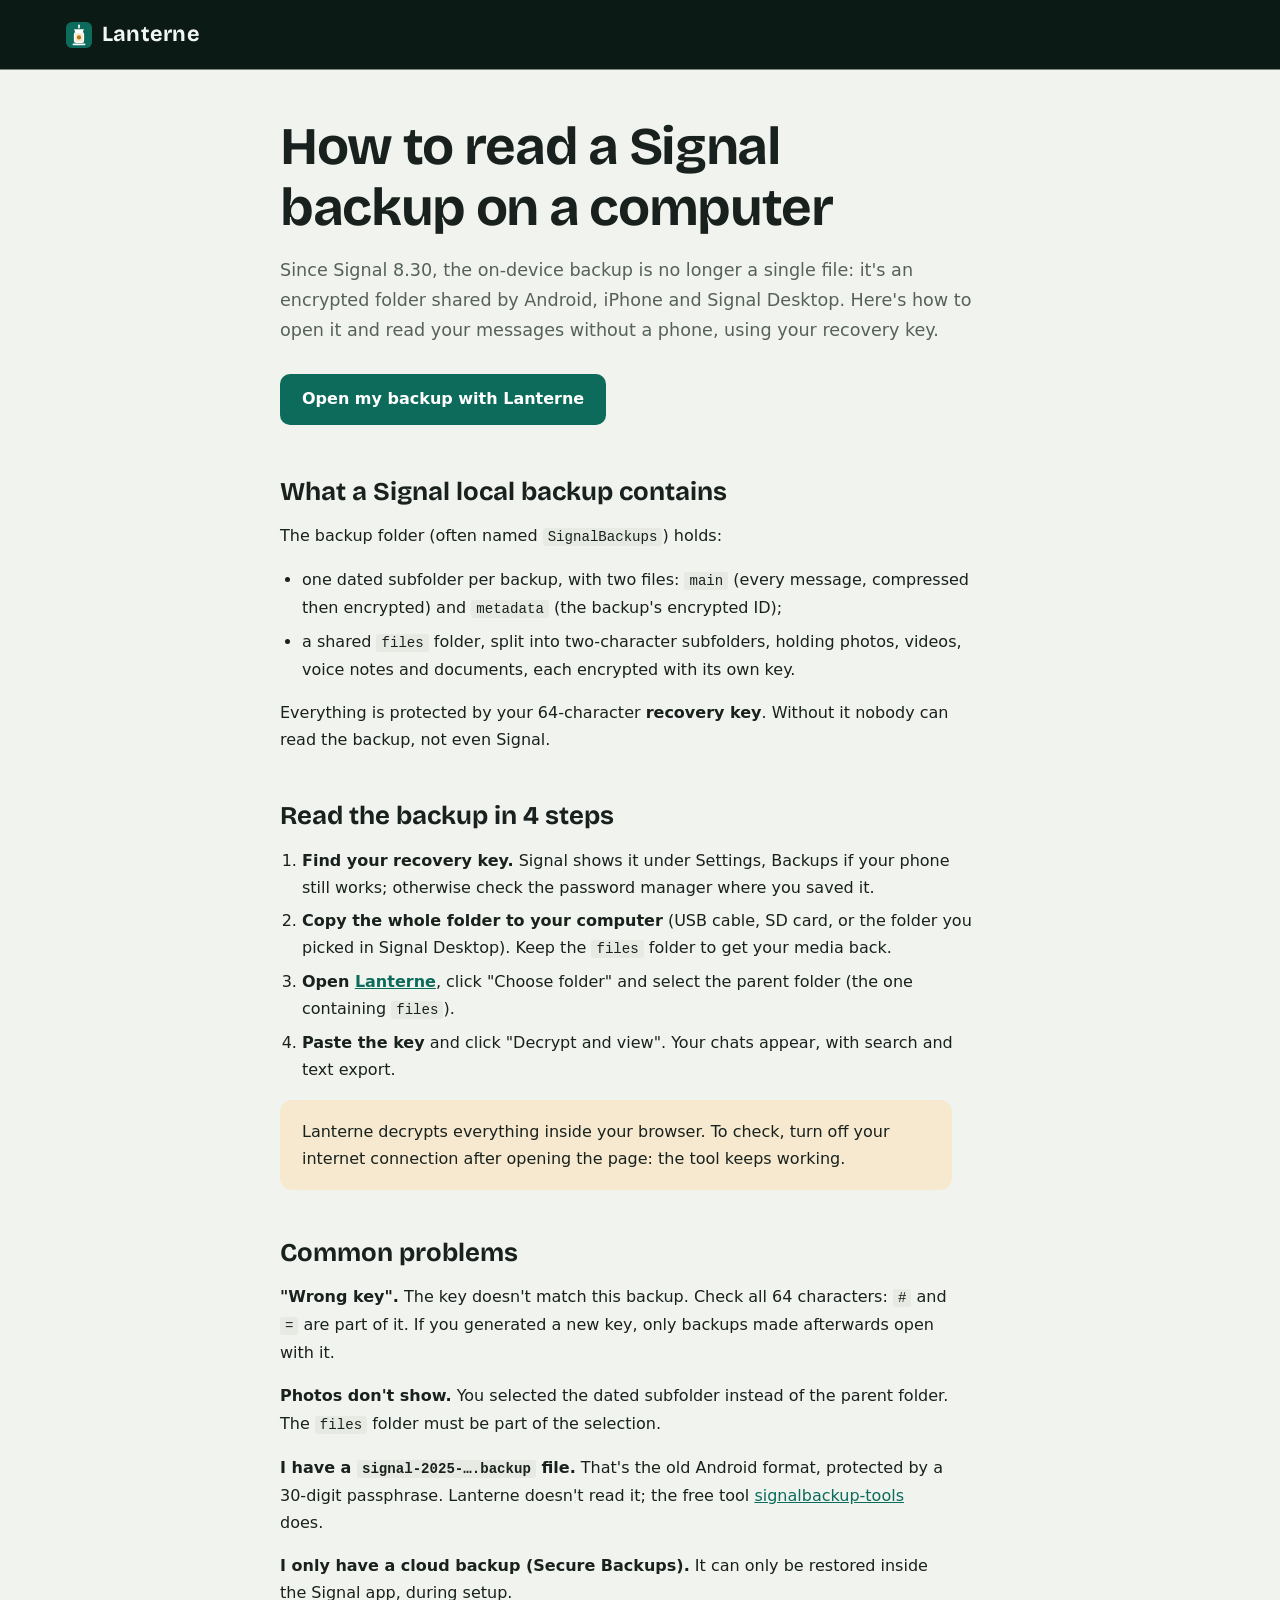
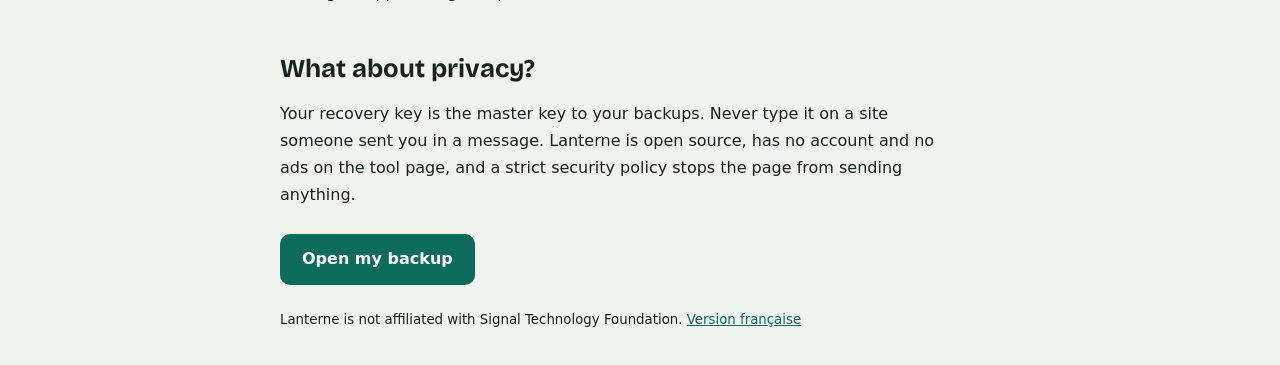
<file: lire-sauvegarde-signal/index.html>
<!doctype html>
<html lang="fr" data-l="fr">
<head>
<meta charset="utf-8">
<meta http-equiv="Content-Security-Policy" content="default-src 'self'; script-src 'self'; style-src 'self' 'unsafe-inline'; img-src 'self' blob: data:; media-src 'self' blob:; connect-src 'self' blob:; worker-src 'self'; manifest-src 'self'; font-src 'self'; object-src 'none'; base-uri 'none'; form-action 'none'">
<meta name="viewport" content="width=device-width,initial-scale=1,viewport-fit=cover">
<title>Lire une sauvegarde Signal sur ordinateur (clé de récupération)</title>
<meta name="description" content="Comment ouvrir le dossier de sauvegarde locale Signal (main, metadata, files) sur PC ou Mac avec la clé de récupération, sans téléphone. Guide pas à pas et outil gratuit.">
<link rel="canonical" href="https://lanterne-backup.com/lire-sauvegarde-signal/">
<link rel="alternate" hreflang="fr" href="https://lanterne-backup.com/lire-sauvegarde-signal/">
<link rel="alternate" hreflang="en" href="https://lanterne-backup.com/en/read-signal-backup/">
<link rel="alternate" hreflang="x-default" href="https://lanterne-backup.com/en/read-signal-backup/">
<meta property="og:image" content="https://lanterne-backup.com/assets/og.png">
<script src="../assets/lang.js"></script>
<link rel="icon" href="../assets/icon.svg" type="image/svg+xml">
<link rel="stylesheet" href="../assets/style.css">
<meta name="theme-color" content="#0d6b5c">
</head>
<body>
<div class="wrap">
<header class="top"><div class="brand"><a href="../"><img src="../assets/icon.svg" alt="" width="26" height="26">Lanterne</a></div></header>
<main class="article">
<h1>Lire une sauvegarde Signal sur ordinateur</h1>
<p class="lead">Depuis Signal 8.30, la sauvegarde sur l'appareil n'est plus un simple fichier : c'est un dossier chiffré, commun à Android, iPhone et Signal Desktop. Voici comment l'ouvrir et relire vos messages sans téléphone, avec votre clé de récupération.</p>
<a class="cta" href="../">Ouvrir ma sauvegarde avec Lanterne</a>

<h2>Ce que contient une sauvegarde locale Signal</h2>
<p>Le dossier de sauvegarde (souvent nommé <code>SignalBackups</code>) contient :</p>
<ul>
<li>un sous-dossier par sauvegarde, daté, avec deux fichiers : <code>main</code> (tous les messages, compressés puis chiffrés) et <code>metadata</code> (l'identifiant chiffré de la sauvegarde) ;</li>
<li>un dossier <code>files</code> partagé, rangé en sous-dossiers de deux caractères, qui contient les photos, vidéos, vocaux et documents, chacun chiffré avec sa propre clé.</li>
</ul>
<p>Tout est protégé par votre <strong>clé de récupération</strong> de 64 caractères. Sans elle, personne ne peut lire la sauvegarde, pas même Signal.</p>

<h2>Lire la sauvegarde en 4 étapes</h2>
<ol>
<li><strong>Retrouvez la clé de récupération.</strong> Elle s'affiche dans Signal (Réglages, Sauvegardes) si votre téléphone fonctionne encore, sinon dans le gestionnaire de mots de passe où vous l'avez enregistrée.</li>
<li><strong>Copiez le dossier complet sur votre ordinateur</strong> (câble USB, carte SD, ou le dossier choisi dans Signal Desktop). Gardez le dossier <code>files</code> pour retrouver les médias.</li>
<li><strong>Ouvrez <a href="../">Lanterne</a></strong>, cliquez sur « Choisir le dossier » et sélectionnez le dossier parent (celui qui contient <code>files</code>).</li>
<li><strong>Collez la clé</strong> et cliquez sur « Déchiffrer et afficher ». Vos conversations s'affichent, avec recherche et export en texte.</li>
</ol>
<p class="callout">Lanterne déchiffre tout dans votre navigateur. Pour le vérifier, coupez votre connexion Internet après avoir ouvert la page : l'outil fonctionne pareil.</p>

<h2>Problèmes fréquents</h2>
<p><strong>« Clé incorrecte ».</strong> La clé ne correspond pas à cette sauvegarde. Vérifiez les 64 caractères : les symboles <code>#</code> et <code>=</code> en font partie. Si vous avez généré une nouvelle clé, seules les sauvegardes créées ensuite s'ouvrent avec elle.</p>
<p><strong>Les photos ne s'affichent pas.</strong> Vous avez sélectionné le sous-dossier daté au lieu du dossier parent. Le dossier <code>files</code> doit faire partie de la sélection.</p>
<p><strong>J'ai un fichier <code>signal-2025-….backup</code>.</strong> C'est l'ancien format Android, protégé par un code de 30 chiffres. Lanterne ne le lit pas ; l'outil libre <a href="https://github.com/bepaald/signalbackup-tools">signalbackup-tools</a> le fait.</p>
<p><strong>Je n'ai que la sauvegarde dans le cloud (Secure Backups).</strong> Elle se restaure uniquement dans l'application Signal, à l'installation.</p>

<h2>Et la confidentialité ?</h2>
<p>Votre clé de récupération est la clé maîtresse de vos sauvegardes. Ne la saisissez jamais sur un site qu'on vous a envoyé par message. Lanterne est open source, n'utilise ni compte ni publicité sur la page de l'outil, et une politique de sécurité stricte empêche la page d'envoyer quoi que ce soit.</p>
<a class="cta" href="../">Ouvrir ma sauvegarde</a>
<p><small>Lanterne n'est pas affilié à Signal Technology Foundation. <a hreflang="en" href="../en/read-signal-backup/">English version</a></small></p>
</main>
</div>
</body>
</html>
</file>
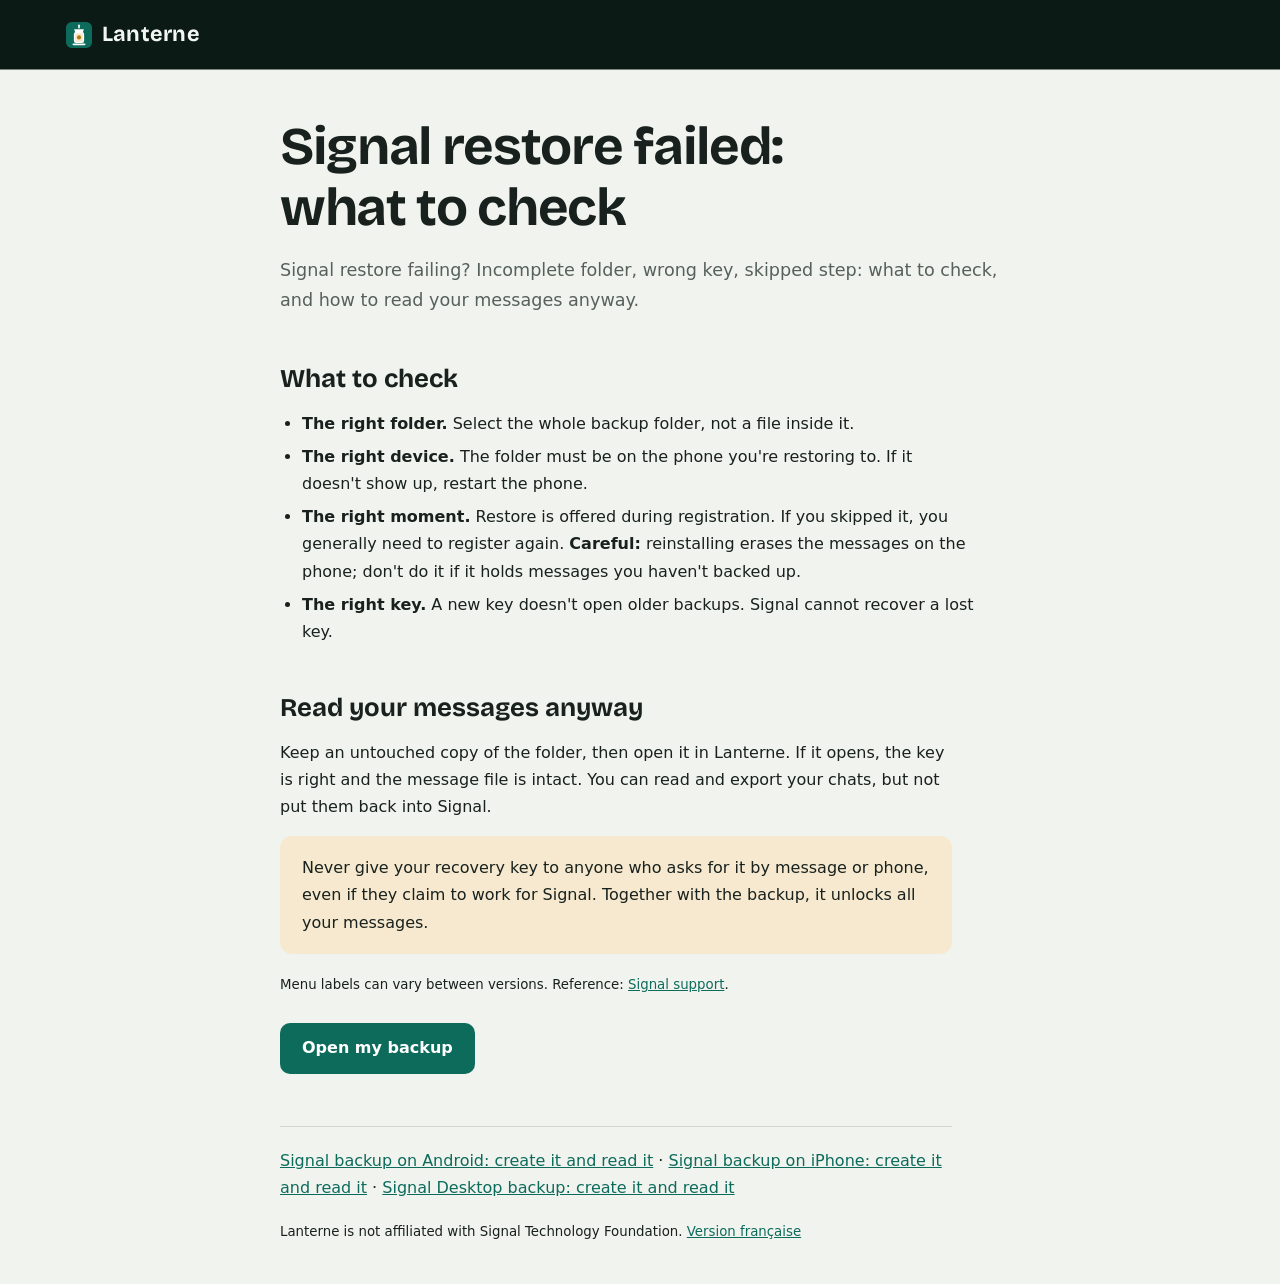
<file: restauration-signal-echouee/index.html>
<!doctype html>
<html lang="fr" data-l="fr">
<head>
<meta charset="utf-8">
<meta http-equiv="Content-Security-Policy" content="default-src 'self'; script-src 'self'; style-src 'self' 'unsafe-inline'; img-src 'self' blob: data:; media-src 'self' blob:; connect-src 'self' blob:; worker-src 'self'; manifest-src 'self'; font-src 'self'; object-src 'none'; base-uri 'none'; form-action 'none'">
<meta name="viewport" content="width=device-width,initial-scale=1,viewport-fit=cover">
<title>Restauration Signal échouée : que vérifier · Lanterne</title>
<meta name="description" content="La restauration Signal échoue ? Dossier incomplet, mauvaise clé, étape passée : les vérifications, et comment relire vos messages quand même.">
<link rel="canonical" href="https://lanterne-backup.com/restauration-signal-echouee/">
<link rel="alternate" hreflang="fr" href="https://lanterne-backup.com/restauration-signal-echouee/">
<link rel="alternate" hreflang="en" href="https://lanterne-backup.com/en/signal-restore-failed/">
<link rel="alternate" hreflang="x-default" href="https://lanterne-backup.com/en/signal-restore-failed/">
<meta property="og:title" content="Restauration Signal échouée : que vérifier">
<meta property="og:description" content="La restauration Signal échoue ? Dossier incomplet, mauvaise clé, étape passée : les vérifications, et comment relire vos messages quand même.">
<meta property="og:image" content="https://lanterne-backup.com/assets/og.png">
<script src="../assets/lang.js"></script>
<link rel="icon" href="../assets/icon.svg" type="image/svg+xml">
<link rel="stylesheet" href="../assets/style.css">
<meta name="theme-color" content="#0d6b5c">
</head>
<body>
<div class="wrap">
<header class="top"><div class="brand"><a href="../"><img src="../assets/icon.svg" alt="" width="26" height="26">Lanterne</a></div></header>
<main class="article">
<h1>Restauration Signal échouée : que vérifier</h1>
<p class="lead">La restauration Signal échoue ? Dossier incomplet, mauvaise clé, étape passée : les vérifications, et comment relire vos messages quand même.</p>
<h2>Les vérifications</h2>
<ul><li><strong>Le bon dossier.</strong> Sélectionnez le dossier de sauvegarde entier, pas un fichier à l'intérieur.</li>
<li><strong>Le bon appareil.</strong> Le dossier doit être présent sur le téléphone où vous restaurez. S'il n'apparaît pas, redémarrez-le.</li>
<li><strong>Le bon moment.</strong> La restauration se propose pendant l'inscription. Si vous avez passé l'étape, il faut en général recommencer l'inscription. <strong>Attention :</strong> réinstaller efface les messages présents ; ne le faites pas si le téléphone contient des messages non sauvegardés.</li>
<li><strong>La bonne clé.</strong> Une nouvelle clé n'ouvre pas les anciennes sauvegardes. Signal ne peut pas récupérer une clé perdue.</li></ul>
<h2>Relire vos messages quand même</h2>
<p>Gardez une copie intacte du dossier, puis ouvrez-la dans Lanterne. Si elle s'ouvre, la clé est bonne et le fichier des messages est intact. Vous pourrez lire et exporter vos conversations, mais pas les remettre dans Signal.</p>
<p class="callout">Ne donnez jamais votre clé de récupération à quelqu'un qui vous la demande par message ou par téléphone, même s'il dit travailler pour Signal. Avec la sauvegarde, elle donne accès à tous vos messages.</p>
<p><small>Les libellés des menus peuvent varier selon la version. Référence : l'<a href="https://support.signal.org/">assistance de Signal</a>.</small></p>
<a class="cta" href="../">Ouvrir ma sauvegarde</a>
<p class="related"><a href="../sauvegarde-signal-android/">Sauvegarde Signal sur Android : la créer et la lire</a> · <a href="../sauvegarde-signal-iphone/">Sauvegarde Signal sur iPhone : la créer et la lire</a> · <a href="../sauvegarde-signal-desktop/">Sauvegarde Signal Desktop : la créer et la lire</a></p>
<p><small>Lanterne n'est pas affilié à Signal Technology Foundation. <a hreflang="en" href="../en/signal-restore-failed/">English version</a></small></p>
</main>
</div>
</body>
</html>
</file>
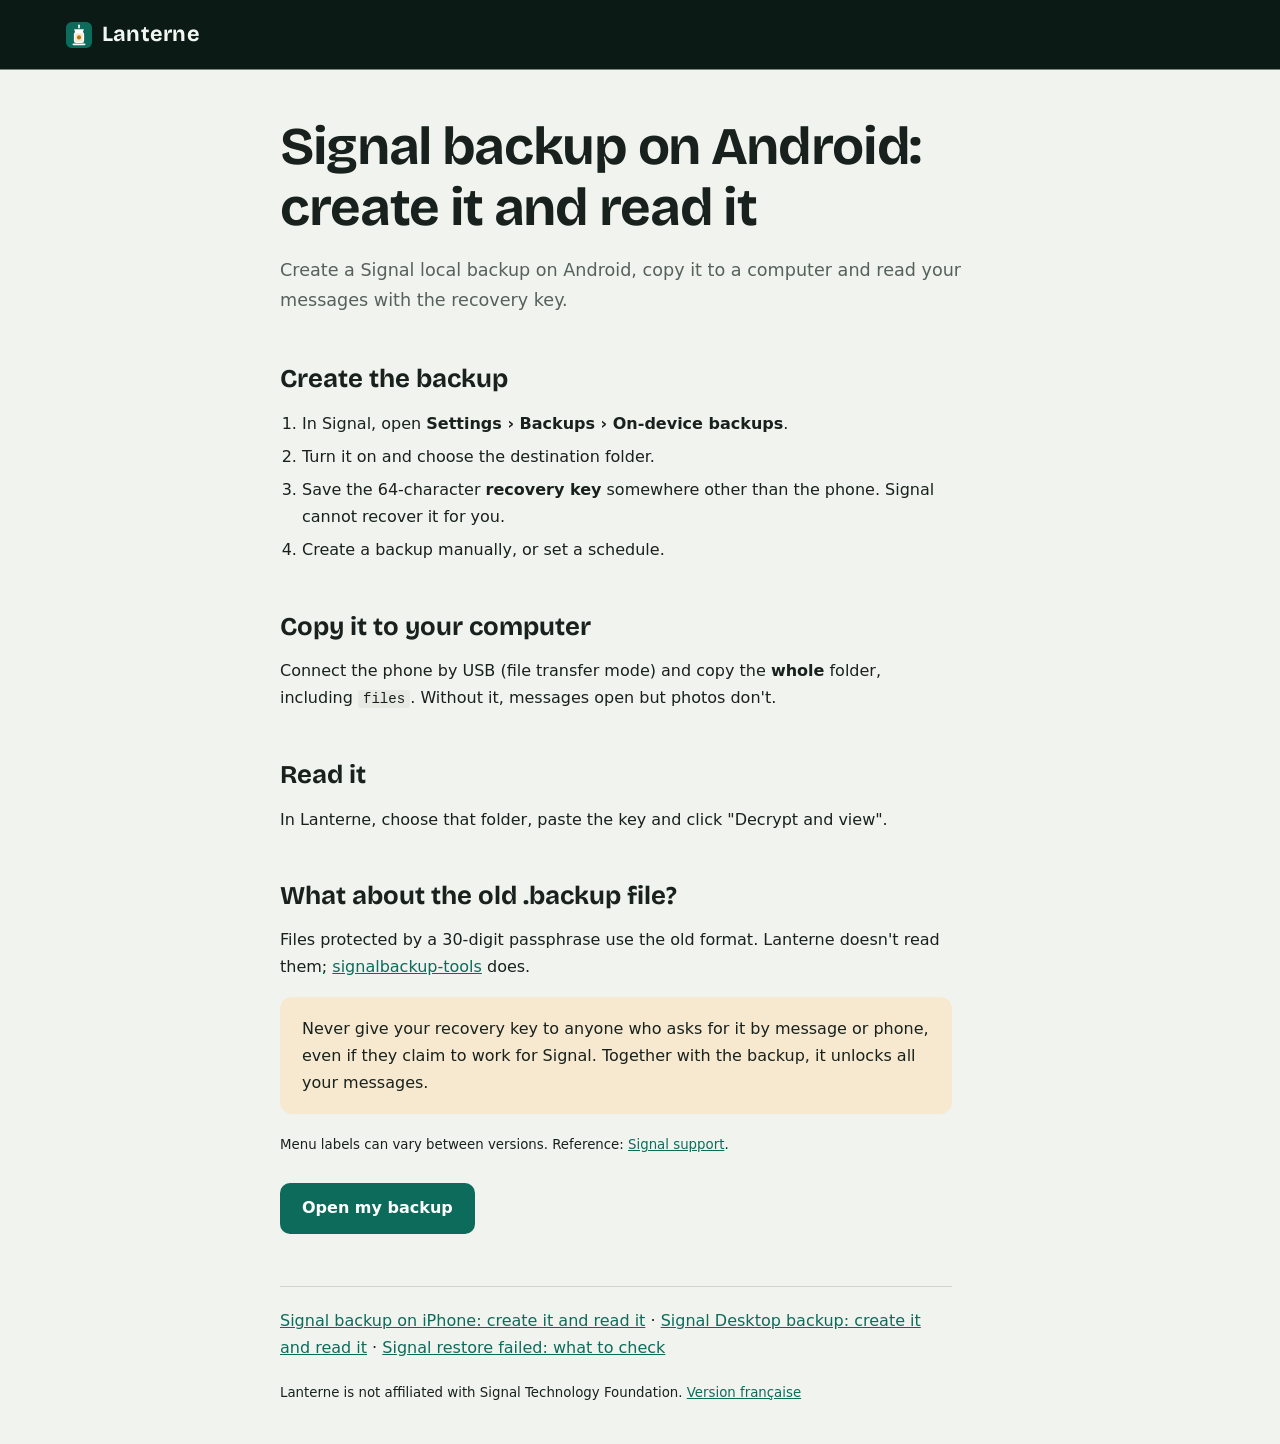
<file: sauvegarde-signal-android/index.html>
<!doctype html>
<html lang="fr" data-l="fr">
<head>
<meta charset="utf-8">
<meta http-equiv="Content-Security-Policy" content="default-src 'self'; script-src 'self'; style-src 'self' 'unsafe-inline'; img-src 'self' blob: data:; media-src 'self' blob:; connect-src 'self' blob:; worker-src 'self'; manifest-src 'self'; font-src 'self'; object-src 'none'; base-uri 'none'; form-action 'none'">
<meta name="viewport" content="width=device-width,initial-scale=1,viewport-fit=cover">
<title>Sauvegarde Signal sur Android : la créer et la lire · Lanterne</title>
<meta name="description" content="Créer une sauvegarde locale Signal sur Android, la copier sur ordinateur et relire vos messages avec la clé de récupération.">
<link rel="canonical" href="https://lanterne-backup.com/sauvegarde-signal-android/">
<link rel="alternate" hreflang="fr" href="https://lanterne-backup.com/sauvegarde-signal-android/">
<link rel="alternate" hreflang="en" href="https://lanterne-backup.com/en/signal-backup-android/">
<link rel="alternate" hreflang="x-default" href="https://lanterne-backup.com/en/signal-backup-android/">
<meta property="og:title" content="Sauvegarde Signal sur Android : la créer et la lire">
<meta property="og:description" content="Créer une sauvegarde locale Signal sur Android, la copier sur ordinateur et relire vos messages avec la clé de récupération.">
<meta property="og:image" content="https://lanterne-backup.com/assets/og.png">
<script src="../assets/lang.js"></script>
<link rel="icon" href="../assets/icon.svg" type="image/svg+xml">
<link rel="stylesheet" href="../assets/style.css">
<meta name="theme-color" content="#0d6b5c">
</head>
<body>
<div class="wrap">
<header class="top"><div class="brand"><a href="../"><img src="../assets/icon.svg" alt="" width="26" height="26">Lanterne</a></div></header>
<main class="article">
<h1>Sauvegarde Signal sur Android : la créer et la lire</h1>
<p class="lead">Créer une sauvegarde locale Signal sur Android, la copier sur ordinateur et relire vos messages avec la clé de récupération.</p>
<h2>Créer la sauvegarde</h2>
<ol><li>Dans Signal, ouvrez <strong>Réglages › Sauvegardes › Sauvegarde sur l'appareil</strong>.</li>
<li>Activez-la et choisissez le dossier de destination.</li>
<li>Notez la <strong>clé de récupération</strong> de 64 caractères et gardez-la hors du téléphone. Signal ne peut pas la retrouver pour vous.</li>
<li>Lancez une sauvegarde manuelle, ou programmez-la.</li></ol>
<h2>La copier sur l'ordinateur</h2>
<p>Branchez le téléphone en USB (mode transfert de fichiers) et copiez le dossier <strong>entier</strong>, avec <code>files</code>. Sans lui, les messages s'ouvrent mais pas les photos.</p>
<h2>La lire</h2>
<p>Dans Lanterne, choisissez ce dossier, collez la clé, puis cliquez sur « Déchiffrer et afficher ».</p>
<h2>Et l'ancien fichier .backup ?</h2>
<p>Les fichiers protégés par un code de 30 chiffres sont dans l'ancien format. Lanterne ne les lit pas ; <a href="https://github.com/bepaald/signalbackup-tools">signalbackup-tools</a> le fait.</p>
<p class="callout">Ne donnez jamais votre clé de récupération à quelqu'un qui vous la demande par message ou par téléphone, même s'il dit travailler pour Signal. Avec la sauvegarde, elle donne accès à tous vos messages.</p>
<p><small>Les libellés des menus peuvent varier selon la version. Référence : l'<a href="https://support.signal.org/">assistance de Signal</a>.</small></p>
<a class="cta" href="../">Ouvrir ma sauvegarde</a>
<p class="related"><a href="../sauvegarde-signal-iphone/">Sauvegarde Signal sur iPhone : la créer et la lire</a> · <a href="../sauvegarde-signal-desktop/">Sauvegarde Signal Desktop : la créer et la lire</a> · <a href="../restauration-signal-echouee/">Restauration Signal échouée : que vérifier</a></p>
<p><small>Lanterne n'est pas affilié à Signal Technology Foundation. <a hreflang="en" href="../en/signal-backup-android/">English version</a></small></p>
</main>
</div>
</body>
</html>
</file>
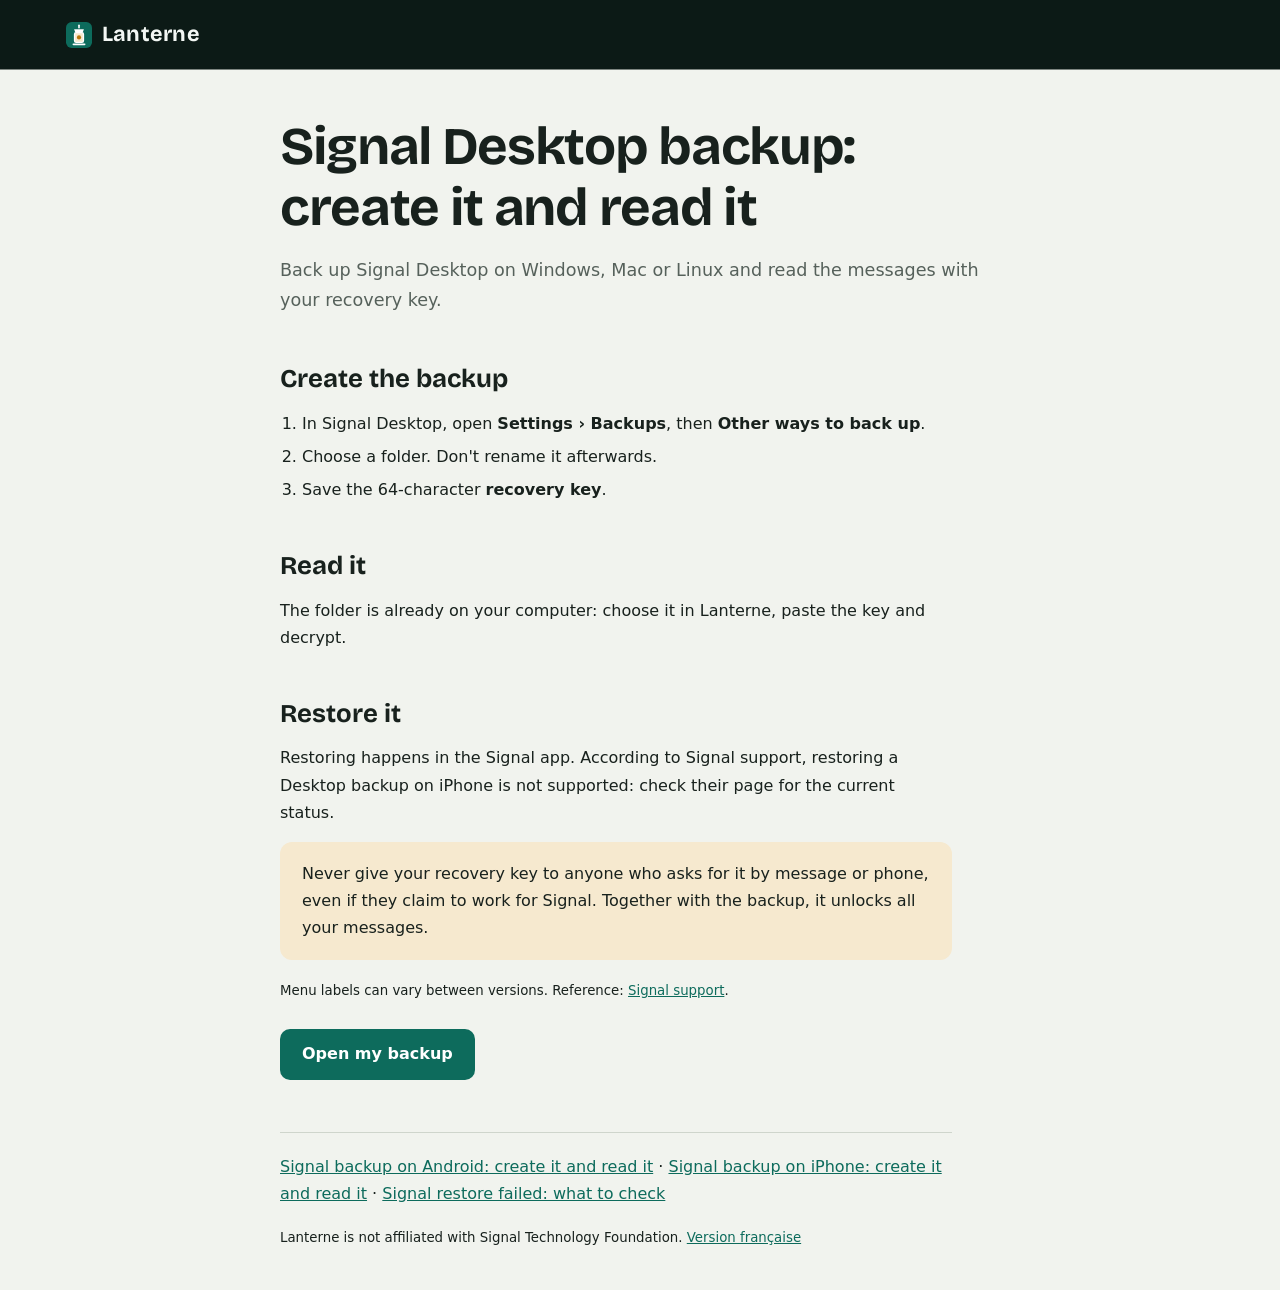
<file: sauvegarde-signal-desktop/index.html>
<!doctype html>
<html lang="fr" data-l="fr">
<head>
<meta charset="utf-8">
<meta http-equiv="Content-Security-Policy" content="default-src 'self'; script-src 'self'; style-src 'self' 'unsafe-inline'; img-src 'self' blob: data:; media-src 'self' blob:; connect-src 'self' blob:; worker-src 'self'; manifest-src 'self'; font-src 'self'; object-src 'none'; base-uri 'none'; form-action 'none'">
<meta name="viewport" content="width=device-width,initial-scale=1,viewport-fit=cover">
<title>Sauvegarde Signal Desktop : la créer et la lire · Lanterne</title>
<meta name="description" content="Sauvegarder Signal Desktop sur Windows, Mac ou Linux et relire les messages avec la clé de récupération.">
<link rel="canonical" href="https://lanterne-backup.com/sauvegarde-signal-desktop/">
<link rel="alternate" hreflang="fr" href="https://lanterne-backup.com/sauvegarde-signal-desktop/">
<link rel="alternate" hreflang="en" href="https://lanterne-backup.com/en/signal-backup-desktop/">
<link rel="alternate" hreflang="x-default" href="https://lanterne-backup.com/en/signal-backup-desktop/">
<meta property="og:title" content="Sauvegarde Signal Desktop : la créer et la lire">
<meta property="og:description" content="Sauvegarder Signal Desktop sur Windows, Mac ou Linux et relire les messages avec la clé de récupération.">
<meta property="og:image" content="https://lanterne-backup.com/assets/og.png">
<script src="../assets/lang.js"></script>
<link rel="icon" href="../assets/icon.svg" type="image/svg+xml">
<link rel="stylesheet" href="../assets/style.css">
<meta name="theme-color" content="#0d6b5c">
</head>
<body>
<div class="wrap">
<header class="top"><div class="brand"><a href="../"><img src="../assets/icon.svg" alt="" width="26" height="26">Lanterne</a></div></header>
<main class="article">
<h1>Sauvegarde Signal Desktop : la créer et la lire</h1>
<p class="lead">Sauvegarder Signal Desktop sur Windows, Mac ou Linux et relire les messages avec la clé de récupération.</p>
<h2>Créer la sauvegarde</h2>
<ol><li>Dans Signal Desktop, ouvrez <strong>Réglages › Sauvegardes</strong>, puis les <strong>autres moyens de sauvegarder</strong>.</li>
<li>Choisissez un dossier. Ne le renommez pas ensuite.</li>
<li>Enregistrez la <strong>clé de récupération</strong> de 64 caractères.</li></ol>
<h2>La lire</h2>
<p>Le dossier est déjà sur l'ordinateur : choisissez-le dans Lanterne, collez la clé, puis déchiffrez.</p>
<h2>La restaurer</h2>
<p>La restauration se fait dans l'application Signal. D'après l'assistance de Signal, restaurer une sauvegarde Desktop sur iPhone n'est pas pris en charge : vérifiez sa page pour l'état actuel.</p>
<p class="callout">Ne donnez jamais votre clé de récupération à quelqu'un qui vous la demande par message ou par téléphone, même s'il dit travailler pour Signal. Avec la sauvegarde, elle donne accès à tous vos messages.</p>
<p><small>Les libellés des menus peuvent varier selon la version. Référence : l'<a href="https://support.signal.org/">assistance de Signal</a>.</small></p>
<a class="cta" href="../">Ouvrir ma sauvegarde</a>
<p class="related"><a href="../sauvegarde-signal-android/">Sauvegarde Signal sur Android : la créer et la lire</a> · <a href="../sauvegarde-signal-iphone/">Sauvegarde Signal sur iPhone : la créer et la lire</a> · <a href="../restauration-signal-echouee/">Restauration Signal échouée : que vérifier</a></p>
<p><small>Lanterne n'est pas affilié à Signal Technology Foundation. <a hreflang="en" href="../en/signal-backup-desktop/">English version</a></small></p>
</main>
</div>
</body>
</html>
</file>
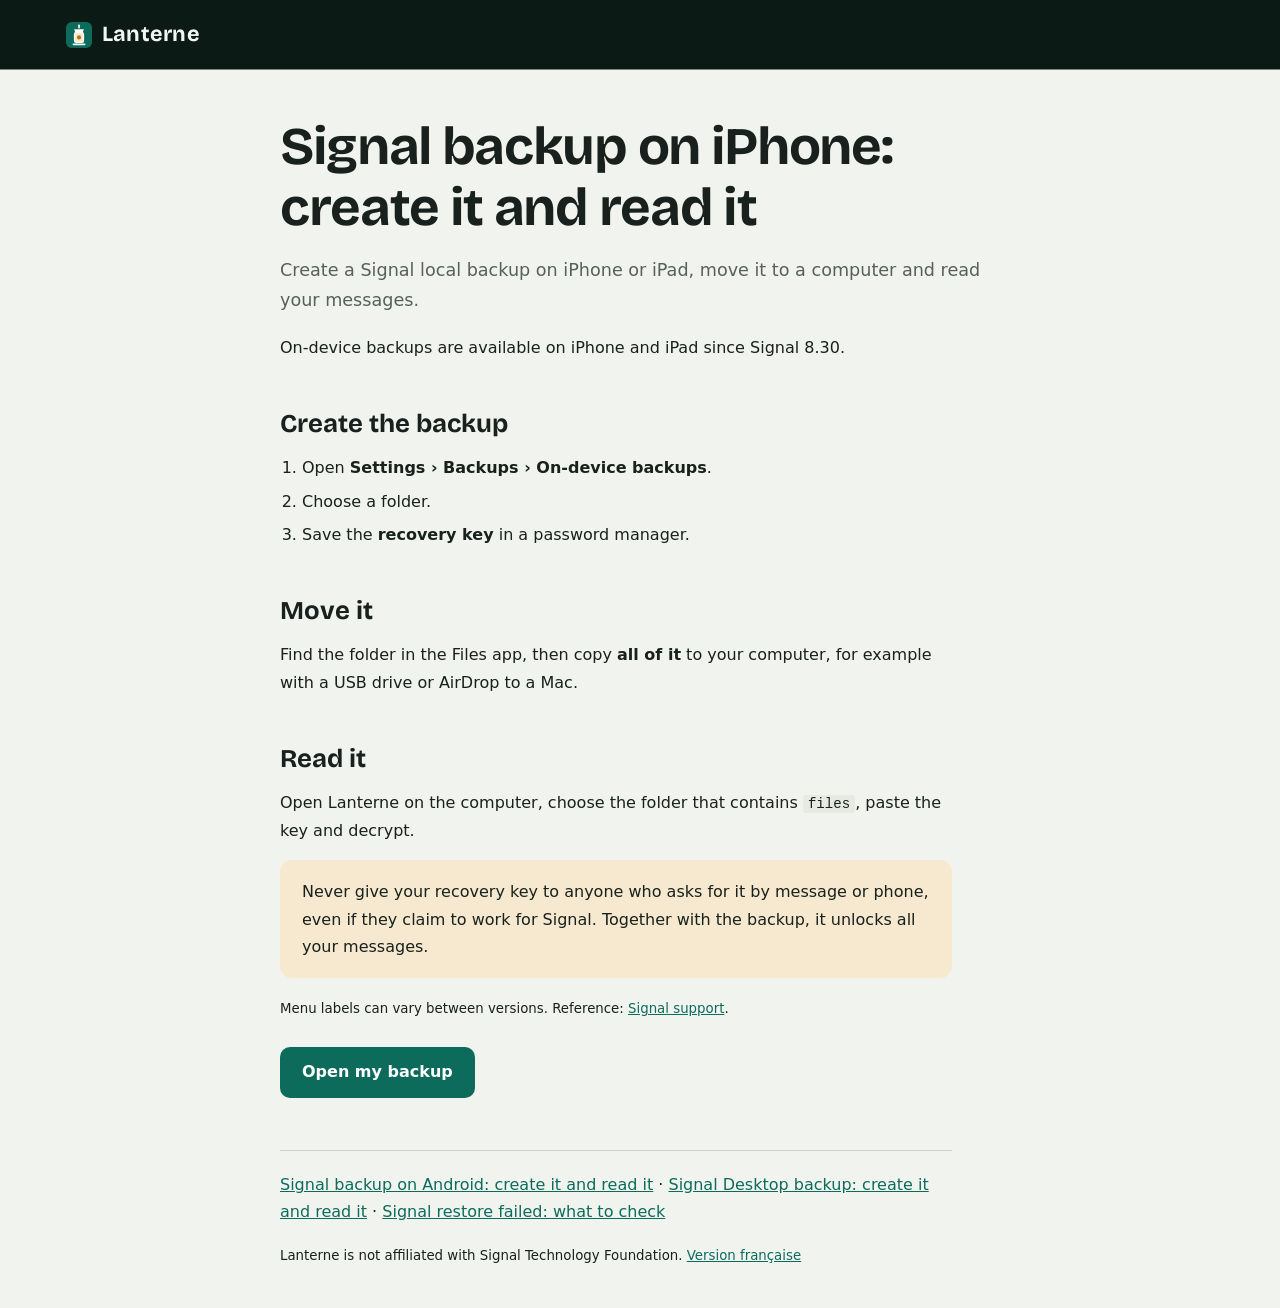
<file: sauvegarde-signal-iphone/index.html>
<!doctype html>
<html lang="fr" data-l="fr">
<head>
<meta charset="utf-8">
<meta http-equiv="Content-Security-Policy" content="default-src 'self'; script-src 'self'; style-src 'self' 'unsafe-inline'; img-src 'self' blob: data:; media-src 'self' blob:; connect-src 'self' blob:; worker-src 'self'; manifest-src 'self'; font-src 'self'; object-src 'none'; base-uri 'none'; form-action 'none'">
<meta name="viewport" content="width=device-width,initial-scale=1,viewport-fit=cover">
<title>Sauvegarde Signal sur iPhone : la créer et la lire · Lanterne</title>
<meta name="description" content="Créer une sauvegarde locale Signal sur iPhone ou iPad, la transférer sur ordinateur et relire vos messages.">
<link rel="canonical" href="https://lanterne-backup.com/sauvegarde-signal-iphone/">
<link rel="alternate" hreflang="fr" href="https://lanterne-backup.com/sauvegarde-signal-iphone/">
<link rel="alternate" hreflang="en" href="https://lanterne-backup.com/en/signal-backup-iphone/">
<link rel="alternate" hreflang="x-default" href="https://lanterne-backup.com/en/signal-backup-iphone/">
<meta property="og:title" content="Sauvegarde Signal sur iPhone : la créer et la lire">
<meta property="og:description" content="Créer une sauvegarde locale Signal sur iPhone ou iPad, la transférer sur ordinateur et relire vos messages.">
<meta property="og:image" content="https://lanterne-backup.com/assets/og.png">
<script src="../assets/lang.js"></script>
<link rel="icon" href="../assets/icon.svg" type="image/svg+xml">
<link rel="stylesheet" href="../assets/style.css">
<meta name="theme-color" content="#0d6b5c">
</head>
<body>
<div class="wrap">
<header class="top"><div class="brand"><a href="../"><img src="../assets/icon.svg" alt="" width="26" height="26">Lanterne</a></div></header>
<main class="article">
<h1>Sauvegarde Signal sur iPhone : la créer et la lire</h1>
<p class="lead">Créer une sauvegarde locale Signal sur iPhone ou iPad, la transférer sur ordinateur et relire vos messages.</p>
<p>Les sauvegardes sur l'appareil existent sur iPhone et iPad depuis Signal 8.30.</p>
<h2>Créer la sauvegarde</h2>
<ol><li>Ouvrez <strong>Réglages › Sauvegardes › Sauvegarde sur l'appareil</strong>.</li>
<li>Choisissez un dossier.</li>
<li>Enregistrez la <strong>clé de récupération</strong> dans un gestionnaire de mots de passe.</li></ol>
<h2>La transférer</h2>
<p>Retrouvez le dossier dans l'app Fichiers, puis copiez-le <strong>en entier</strong> vers l'ordinateur, par exemple sur une clé USB ou par AirDrop vers un Mac.</p>
<h2>La lire</h2>
<p>Ouvrez Lanterne sur l'ordinateur, choisissez le dossier qui contient <code>files</code>, collez la clé et déchiffrez.</p>
<p class="callout">Ne donnez jamais votre clé de récupération à quelqu'un qui vous la demande par message ou par téléphone, même s'il dit travailler pour Signal. Avec la sauvegarde, elle donne accès à tous vos messages.</p>
<p><small>Les libellés des menus peuvent varier selon la version. Référence : l'<a href="https://support.signal.org/">assistance de Signal</a>.</small></p>
<a class="cta" href="../">Ouvrir ma sauvegarde</a>
<p class="related"><a href="../sauvegarde-signal-android/">Sauvegarde Signal sur Android : la créer et la lire</a> · <a href="../sauvegarde-signal-desktop/">Sauvegarde Signal Desktop : la créer et la lire</a> · <a href="../restauration-signal-echouee/">Restauration Signal échouée : que vérifier</a></p>
<p><small>Lanterne n'est pas affilié à Signal Technology Foundation. <a hreflang="en" href="../en/signal-backup-iphone/">English version</a></small></p>
</main>
</div>
</body>
</html>
</file>
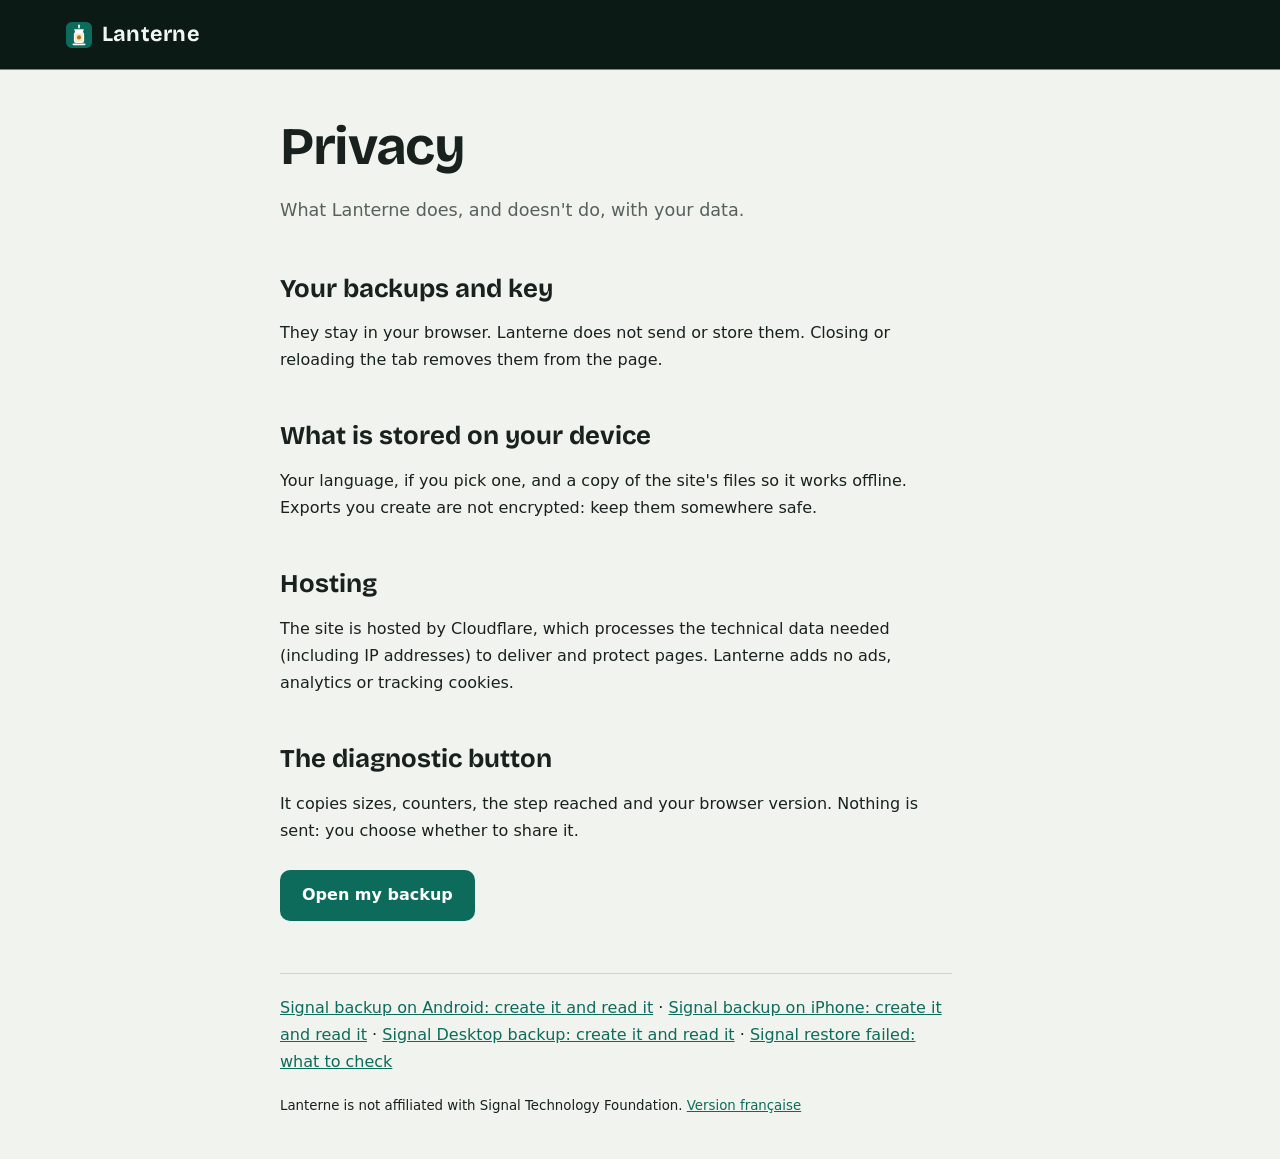
<file: en/privacy/index.html>
<!doctype html>
<html lang="en" data-l="en">
<head>
<meta charset="utf-8">
<meta http-equiv="Content-Security-Policy" content="default-src 'self'; script-src 'self'; style-src 'self' 'unsafe-inline'; img-src 'self' blob: data:; media-src 'self' blob:; connect-src 'self' blob:; worker-src 'self'; manifest-src 'self'; font-src 'self'; object-src 'none'; base-uri 'none'; form-action 'none'">
<meta name="viewport" content="width=device-width,initial-scale=1,viewport-fit=cover">
<title>Privacy · Lanterne</title>
<meta name="description" content="What Lanterne does, and doesn&#x27;t do, with your data.">
<link rel="canonical" href="https://lanterne-backup.com/en/privacy/">
<link rel="alternate" hreflang="fr" href="https://lanterne-backup.com/confidentialite/">
<link rel="alternate" hreflang="en" href="https://lanterne-backup.com/en/privacy/">
<link rel="alternate" hreflang="x-default" href="https://lanterne-backup.com/en/privacy/">
<meta property="og:title" content="Privacy">
<meta property="og:description" content="What Lanterne does, and doesn&#x27;t do, with your data.">
<meta property="og:image" content="https://lanterne-backup.com/assets/og.png">
<script src="../../assets/lang.js"></script>
<link rel="icon" href="../../assets/icon.svg" type="image/svg+xml">
<link rel="stylesheet" href="../../assets/style.css">
<meta name="theme-color" content="#0d6b5c">
</head>
<body>
<div class="wrap">
<header class="top"><div class="brand"><a href="../../en/"><img src="../../assets/icon.svg" alt="" width="26" height="26">Lanterne</a></div></header>
<main class="article">
<h1>Privacy</h1>
<p class="lead">What Lanterne does, and doesn&#x27;t do, with your data.</p>
<h2>Your backups and key</h2><p>They stay in your browser. Lanterne does not send or store them. Closing or reloading the tab removes them from the page.</p>
<h2>What is stored on your device</h2><p>Your language, if you pick one, and a copy of the site's files so it works offline. Exports you create are not encrypted: keep them somewhere safe.</p>
<h2>Hosting</h2><p>The site is hosted by Cloudflare, which processes the technical data needed (including IP addresses) to deliver and protect pages. Lanterne adds no ads, analytics or tracking cookies.</p>
<h2>The diagnostic button</h2><p>It copies sizes, counters, the step reached and your browser version. Nothing is sent: you choose whether to share it.</p>

<a class="cta" href="../../en/">Open my backup</a>
<p class="related"><a href="../../en/signal-backup-android/">Signal backup on Android: create it and read it</a> · <a href="../../en/signal-backup-iphone/">Signal backup on iPhone: create it and read it</a> · <a href="../../en/signal-backup-desktop/">Signal Desktop backup: create it and read it</a> · <a href="../../en/signal-restore-failed/">Signal restore failed: what to check</a></p>
<p><small>Lanterne is not affiliated with Signal Technology Foundation. <a hreflang="fr" href="../../confidentialite/">Version française</a></small></p>
</main>
</div>
</body>
</html>
</file>
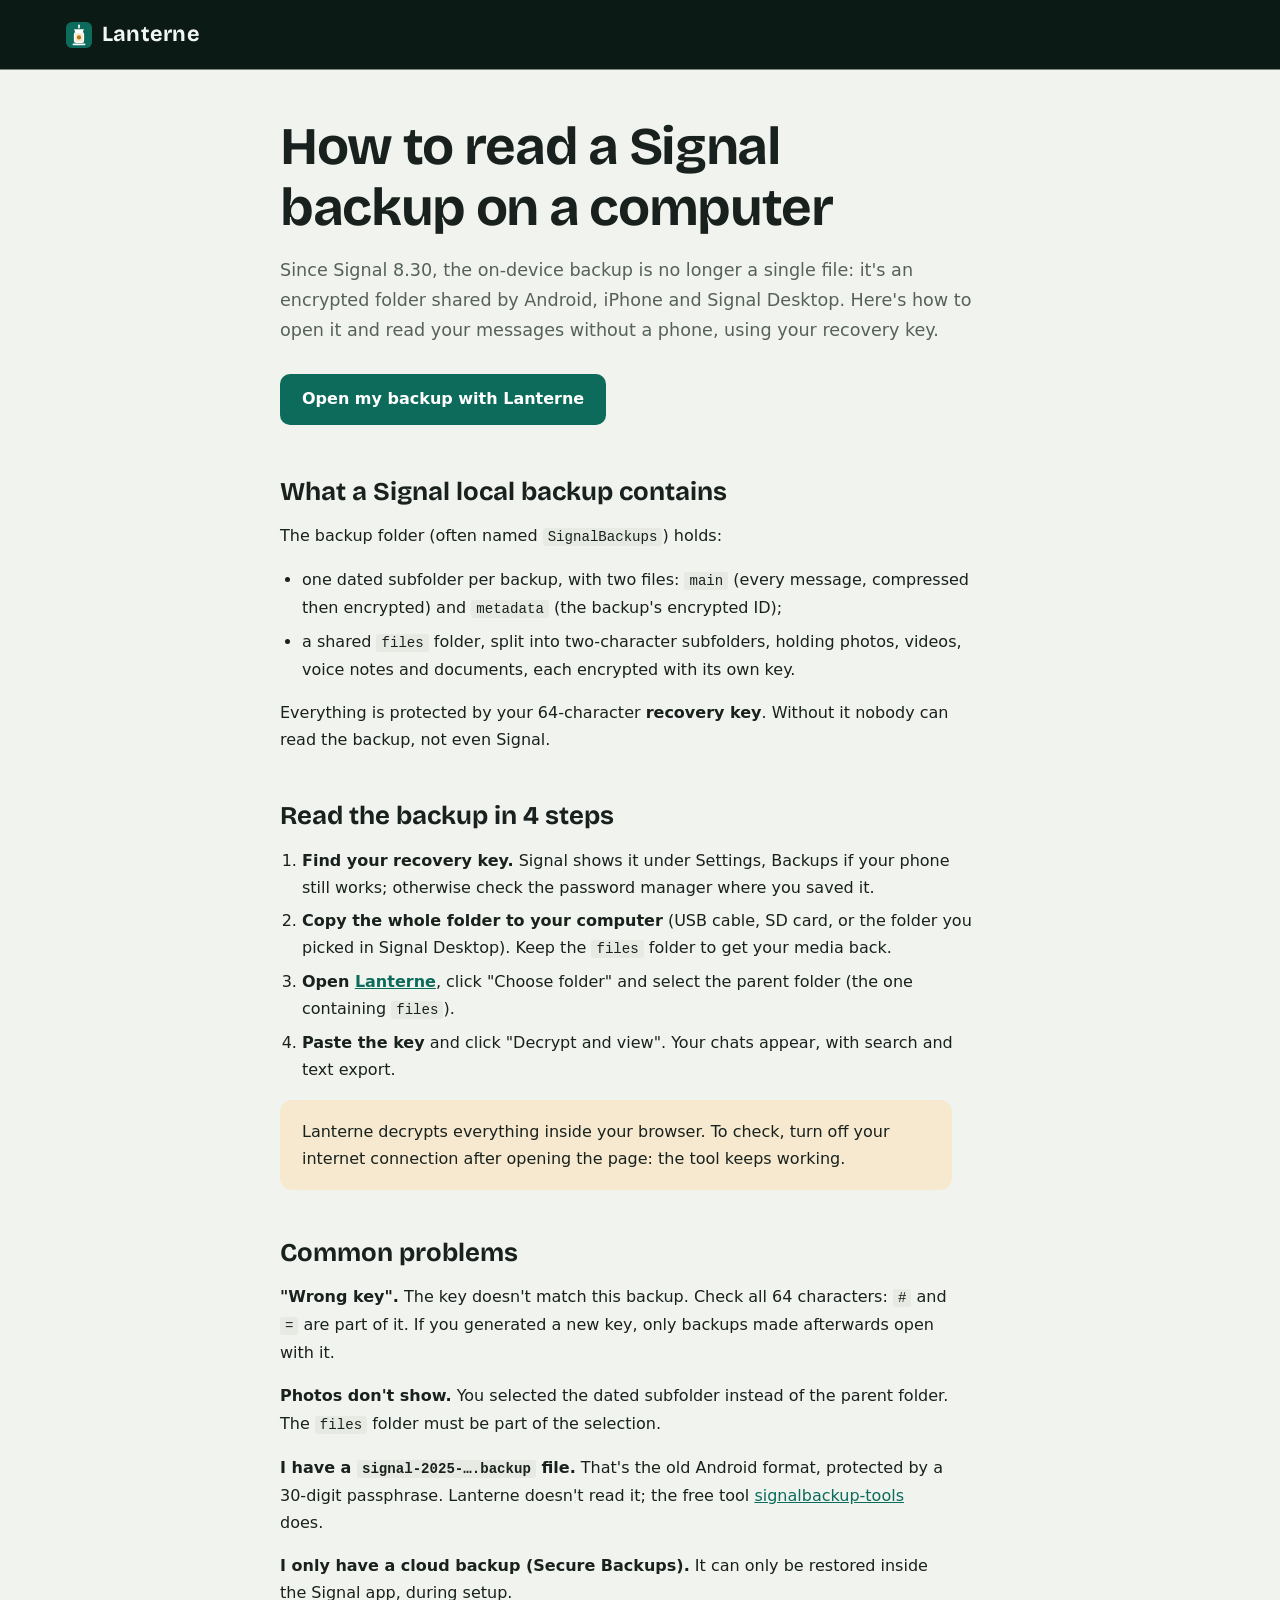
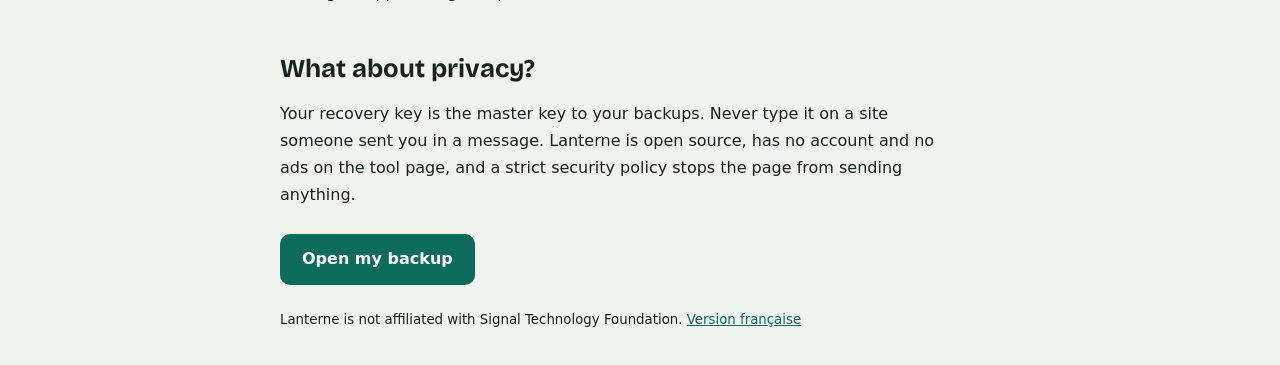
<file: en/read-signal-backup/index.html>
<!doctype html>
<html lang="en" data-l="en">
<head>
<meta charset="utf-8">
<meta http-equiv="Content-Security-Policy" content="default-src 'self'; script-src 'self'; style-src 'self' 'unsafe-inline'; img-src 'self' blob: data:; media-src 'self' blob:; connect-src 'self' blob:; worker-src 'self'; manifest-src 'self'; font-src 'self'; object-src 'none'; base-uri 'none'; form-action 'none'">
<meta name="viewport" content="width=device-width,initial-scale=1,viewport-fit=cover">
<title>How to read a Signal backup on a computer (recovery key)</title>
<meta name="description" content="Open your Signal local backup folder (main, metadata, files) on PC or Mac with your recovery key, without a phone. Step-by-step guide and free tool.">
<link rel="canonical" href="https://lanterne-backup.com/en/read-signal-backup/">
<link rel="alternate" hreflang="fr" href="https://lanterne-backup.com/lire-sauvegarde-signal/">
<link rel="alternate" hreflang="en" href="https://lanterne-backup.com/en/read-signal-backup/">
<link rel="alternate" hreflang="x-default" href="https://lanterne-backup.com/en/read-signal-backup/">
<meta property="og:image" content="https://lanterne-backup.com/assets/og.png">
<script src="../../assets/lang.js"></script>
<link rel="icon" href="../../assets/icon.svg" type="image/svg+xml">
<link rel="stylesheet" href="../../assets/style.css">
<meta name="theme-color" content="#0d6b5c">
</head>
<body>
<div class="wrap">
<header class="top"><div class="brand"><a href="../../"><img src="../../assets/icon.svg" alt="" width="26" height="26">Lanterne</a></div></header>
<main class="article">
<h1>How to read a Signal backup on a computer</h1>
<p class="lead">Since Signal 8.30, the on-device backup is no longer a single file: it's an encrypted folder shared by Android, iPhone and Signal Desktop. Here's how to open it and read your messages without a phone, using your recovery key.</p>
<a class="cta" href="../../en/">Open my backup with Lanterne</a>

<h2>What a Signal local backup contains</h2>
<p>The backup folder (often named <code>SignalBackups</code>) holds:</p>
<ul>
<li>one dated subfolder per backup, with two files: <code>main</code> (every message, compressed then encrypted) and <code>metadata</code> (the backup's encrypted ID);</li>
<li>a shared <code>files</code> folder, split into two-character subfolders, holding photos, videos, voice notes and documents, each encrypted with its own key.</li>
</ul>
<p>Everything is protected by your 64-character <strong>recovery key</strong>. Without it nobody can read the backup, not even Signal.</p>

<h2>Read the backup in 4 steps</h2>
<ol>
<li><strong>Find your recovery key.</strong> Signal shows it under Settings, Backups if your phone still works; otherwise check the password manager where you saved it.</li>
<li><strong>Copy the whole folder to your computer</strong> (USB cable, SD card, or the folder you picked in Signal Desktop). Keep the <code>files</code> folder to get your media back.</li>
<li><strong>Open <a href="../../en/">Lanterne</a></strong>, click "Choose folder" and select the parent folder (the one containing <code>files</code>).</li>
<li><strong>Paste the key</strong> and click "Decrypt and view". Your chats appear, with search and text export.</li>
</ol>
<p class="callout">Lanterne decrypts everything inside your browser. To check, turn off your internet connection after opening the page: the tool keeps working.</p>

<h2>Common problems</h2>
<p><strong>"Wrong key".</strong> The key doesn't match this backup. Check all 64 characters: <code>#</code> and <code>=</code> are part of it. If you generated a new key, only backups made afterwards open with it.</p>
<p><strong>Photos don't show.</strong> You selected the dated subfolder instead of the parent folder. The <code>files</code> folder must be part of the selection.</p>
<p><strong>I have a <code>signal-2025-….backup</code> file.</strong> That's the old Android format, protected by a 30-digit passphrase. Lanterne doesn't read it; the free tool <a href="https://github.com/bepaald/signalbackup-tools">signalbackup-tools</a> does.</p>
<p><strong>I only have a cloud backup (Secure Backups).</strong> It can only be restored inside the Signal app, during setup.</p>

<h2>What about privacy?</h2>
<p>Your recovery key is the master key to your backups. Never type it on a site someone sent you in a message. Lanterne is open source, has no account and no ads on the tool page, and a strict security policy stops the page from sending anything.</p>
<a class="cta" href="../../en/">Open my backup</a>
<p><small>Lanterne is not affiliated with Signal Technology Foundation. <a hreflang="fr" href="../../lire-sauvegarde-signal/">Version française</a></small></p>
</main>
</div>
</body>
</html>
</file>
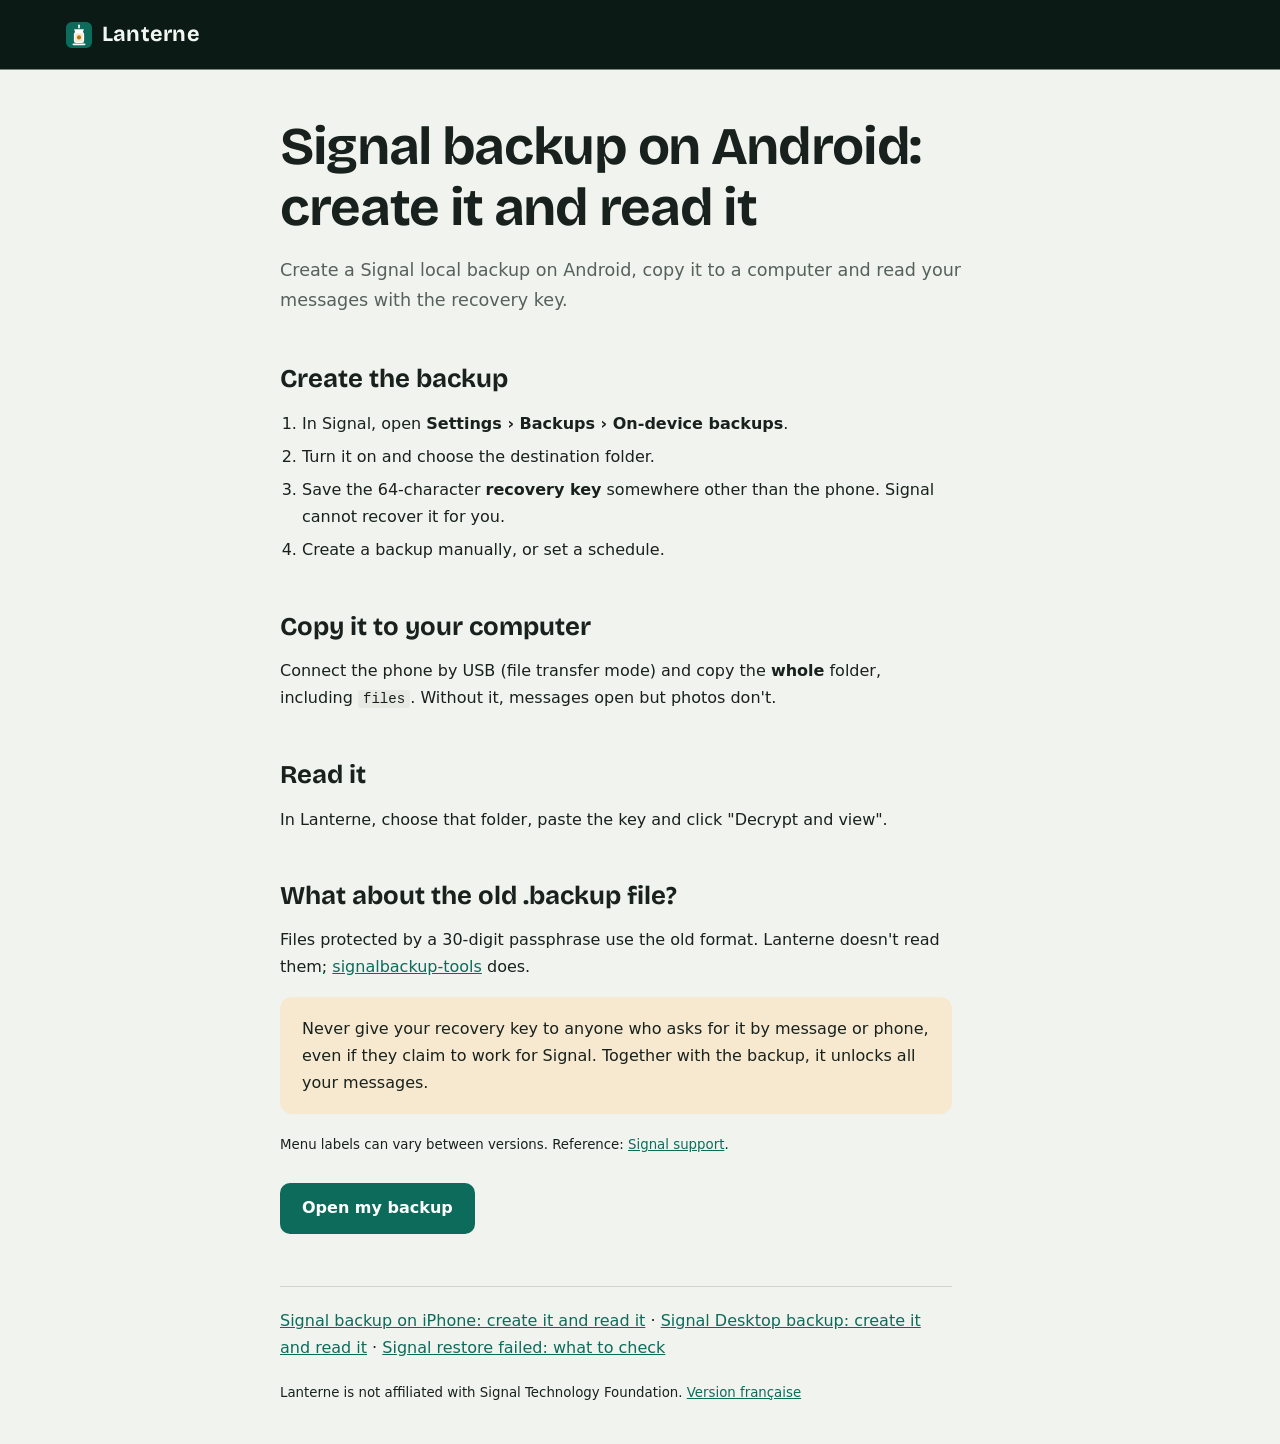
<file: en/signal-backup-android/index.html>
<!doctype html>
<html lang="en" data-l="en">
<head>
<meta charset="utf-8">
<meta http-equiv="Content-Security-Policy" content="default-src 'self'; script-src 'self'; style-src 'self' 'unsafe-inline'; img-src 'self' blob: data:; media-src 'self' blob:; connect-src 'self' blob:; worker-src 'self'; manifest-src 'self'; font-src 'self'; object-src 'none'; base-uri 'none'; form-action 'none'">
<meta name="viewport" content="width=device-width,initial-scale=1,viewport-fit=cover">
<title>Signal backup on Android: create it and read it · Lanterne</title>
<meta name="description" content="Create a Signal local backup on Android, copy it to a computer and read your messages with the recovery key.">
<link rel="canonical" href="https://lanterne-backup.com/en/signal-backup-android/">
<link rel="alternate" hreflang="fr" href="https://lanterne-backup.com/sauvegarde-signal-android/">
<link rel="alternate" hreflang="en" href="https://lanterne-backup.com/en/signal-backup-android/">
<link rel="alternate" hreflang="x-default" href="https://lanterne-backup.com/en/signal-backup-android/">
<meta property="og:title" content="Signal backup on Android: create it and read it">
<meta property="og:description" content="Create a Signal local backup on Android, copy it to a computer and read your messages with the recovery key.">
<meta property="og:image" content="https://lanterne-backup.com/assets/og.png">
<script src="../../assets/lang.js"></script>
<link rel="icon" href="../../assets/icon.svg" type="image/svg+xml">
<link rel="stylesheet" href="../../assets/style.css">
<meta name="theme-color" content="#0d6b5c">
</head>
<body>
<div class="wrap">
<header class="top"><div class="brand"><a href="../../en/"><img src="../../assets/icon.svg" alt="" width="26" height="26">Lanterne</a></div></header>
<main class="article">
<h1>Signal backup on Android: create it and read it</h1>
<p class="lead">Create a Signal local backup on Android, copy it to a computer and read your messages with the recovery key.</p>
<h2>Create the backup</h2>
<ol><li>In Signal, open <strong>Settings › Backups › On-device backups</strong>.</li>
<li>Turn it on and choose the destination folder.</li>
<li>Save the 64-character <strong>recovery key</strong> somewhere other than the phone. Signal cannot recover it for you.</li>
<li>Create a backup manually, or set a schedule.</li></ol>
<h2>Copy it to your computer</h2>
<p>Connect the phone by USB (file transfer mode) and copy the <strong>whole</strong> folder, including <code>files</code>. Without it, messages open but photos don't.</p>
<h2>Read it</h2>
<p>In Lanterne, choose that folder, paste the key and click "Decrypt and view".</p>
<h2>What about the old .backup file?</h2>
<p>Files protected by a 30-digit passphrase use the old format. Lanterne doesn't read them; <a href="https://github.com/bepaald/signalbackup-tools">signalbackup-tools</a> does.</p>
<p class="callout">Never give your recovery key to anyone who asks for it by message or phone, even if they claim to work for Signal. Together with the backup, it unlocks all your messages.</p>
<p><small>Menu labels can vary between versions. Reference: <a href="https://support.signal.org/">Signal support</a>.</small></p>
<a class="cta" href="../../en/">Open my backup</a>
<p class="related"><a href="../../en/signal-backup-iphone/">Signal backup on iPhone: create it and read it</a> · <a href="../../en/signal-backup-desktop/">Signal Desktop backup: create it and read it</a> · <a href="../../en/signal-restore-failed/">Signal restore failed: what to check</a></p>
<p><small>Lanterne is not affiliated with Signal Technology Foundation. <a hreflang="fr" href="../../sauvegarde-signal-android/">Version française</a></small></p>
</main>
</div>
</body>
</html>
</file>
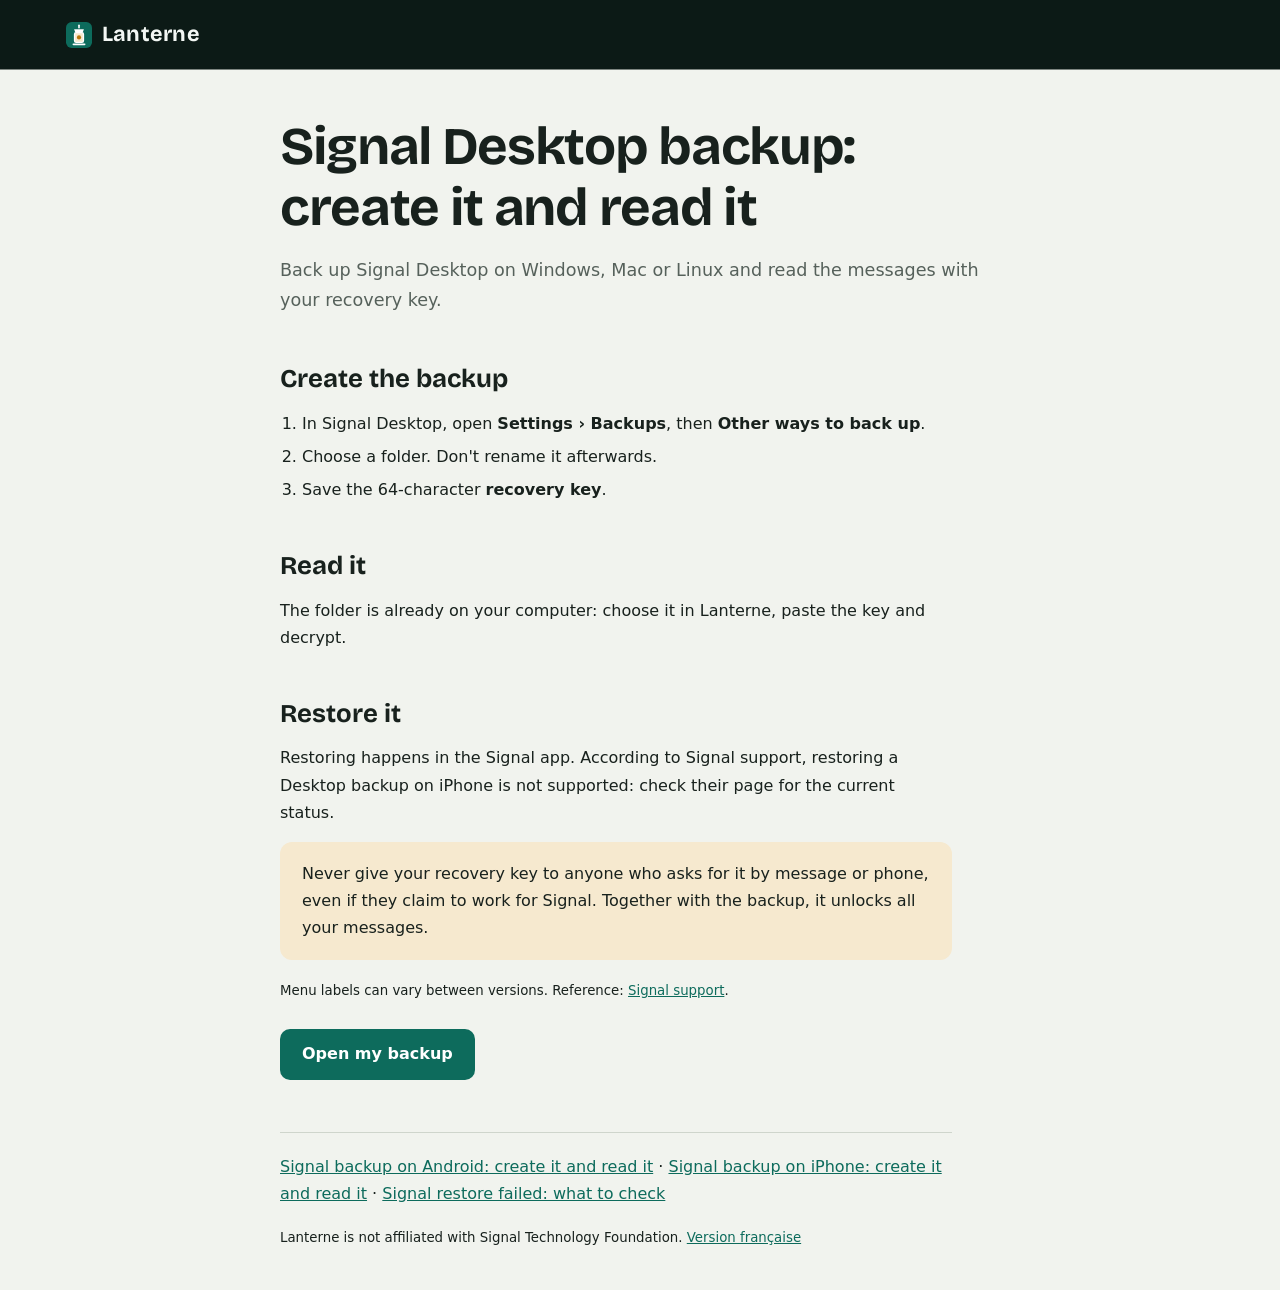
<file: en/signal-backup-desktop/index.html>
<!doctype html>
<html lang="en" data-l="en">
<head>
<meta charset="utf-8">
<meta http-equiv="Content-Security-Policy" content="default-src 'self'; script-src 'self'; style-src 'self' 'unsafe-inline'; img-src 'self' blob: data:; media-src 'self' blob:; connect-src 'self' blob:; worker-src 'self'; manifest-src 'self'; font-src 'self'; object-src 'none'; base-uri 'none'; form-action 'none'">
<meta name="viewport" content="width=device-width,initial-scale=1,viewport-fit=cover">
<title>Signal Desktop backup: create it and read it · Lanterne</title>
<meta name="description" content="Back up Signal Desktop on Windows, Mac or Linux and read the messages with your recovery key.">
<link rel="canonical" href="https://lanterne-backup.com/en/signal-backup-desktop/">
<link rel="alternate" hreflang="fr" href="https://lanterne-backup.com/sauvegarde-signal-desktop/">
<link rel="alternate" hreflang="en" href="https://lanterne-backup.com/en/signal-backup-desktop/">
<link rel="alternate" hreflang="x-default" href="https://lanterne-backup.com/en/signal-backup-desktop/">
<meta property="og:title" content="Signal Desktop backup: create it and read it">
<meta property="og:description" content="Back up Signal Desktop on Windows, Mac or Linux and read the messages with your recovery key.">
<meta property="og:image" content="https://lanterne-backup.com/assets/og.png">
<script src="../../assets/lang.js"></script>
<link rel="icon" href="../../assets/icon.svg" type="image/svg+xml">
<link rel="stylesheet" href="../../assets/style.css">
<meta name="theme-color" content="#0d6b5c">
</head>
<body>
<div class="wrap">
<header class="top"><div class="brand"><a href="../../en/"><img src="../../assets/icon.svg" alt="" width="26" height="26">Lanterne</a></div></header>
<main class="article">
<h1>Signal Desktop backup: create it and read it</h1>
<p class="lead">Back up Signal Desktop on Windows, Mac or Linux and read the messages with your recovery key.</p>
<h2>Create the backup</h2>
<ol><li>In Signal Desktop, open <strong>Settings › Backups</strong>, then <strong>Other ways to back up</strong>.</li>
<li>Choose a folder. Don't rename it afterwards.</li>
<li>Save the 64-character <strong>recovery key</strong>.</li></ol>
<h2>Read it</h2>
<p>The folder is already on your computer: choose it in Lanterne, paste the key and decrypt.</p>
<h2>Restore it</h2>
<p>Restoring happens in the Signal app. According to Signal support, restoring a Desktop backup on iPhone is not supported: check their page for the current status.</p>
<p class="callout">Never give your recovery key to anyone who asks for it by message or phone, even if they claim to work for Signal. Together with the backup, it unlocks all your messages.</p>
<p><small>Menu labels can vary between versions. Reference: <a href="https://support.signal.org/">Signal support</a>.</small></p>
<a class="cta" href="../../en/">Open my backup</a>
<p class="related"><a href="../../en/signal-backup-android/">Signal backup on Android: create it and read it</a> · <a href="../../en/signal-backup-iphone/">Signal backup on iPhone: create it and read it</a> · <a href="../../en/signal-restore-failed/">Signal restore failed: what to check</a></p>
<p><small>Lanterne is not affiliated with Signal Technology Foundation. <a hreflang="fr" href="../../sauvegarde-signal-desktop/">Version française</a></small></p>
</main>
</div>
</body>
</html>
</file>
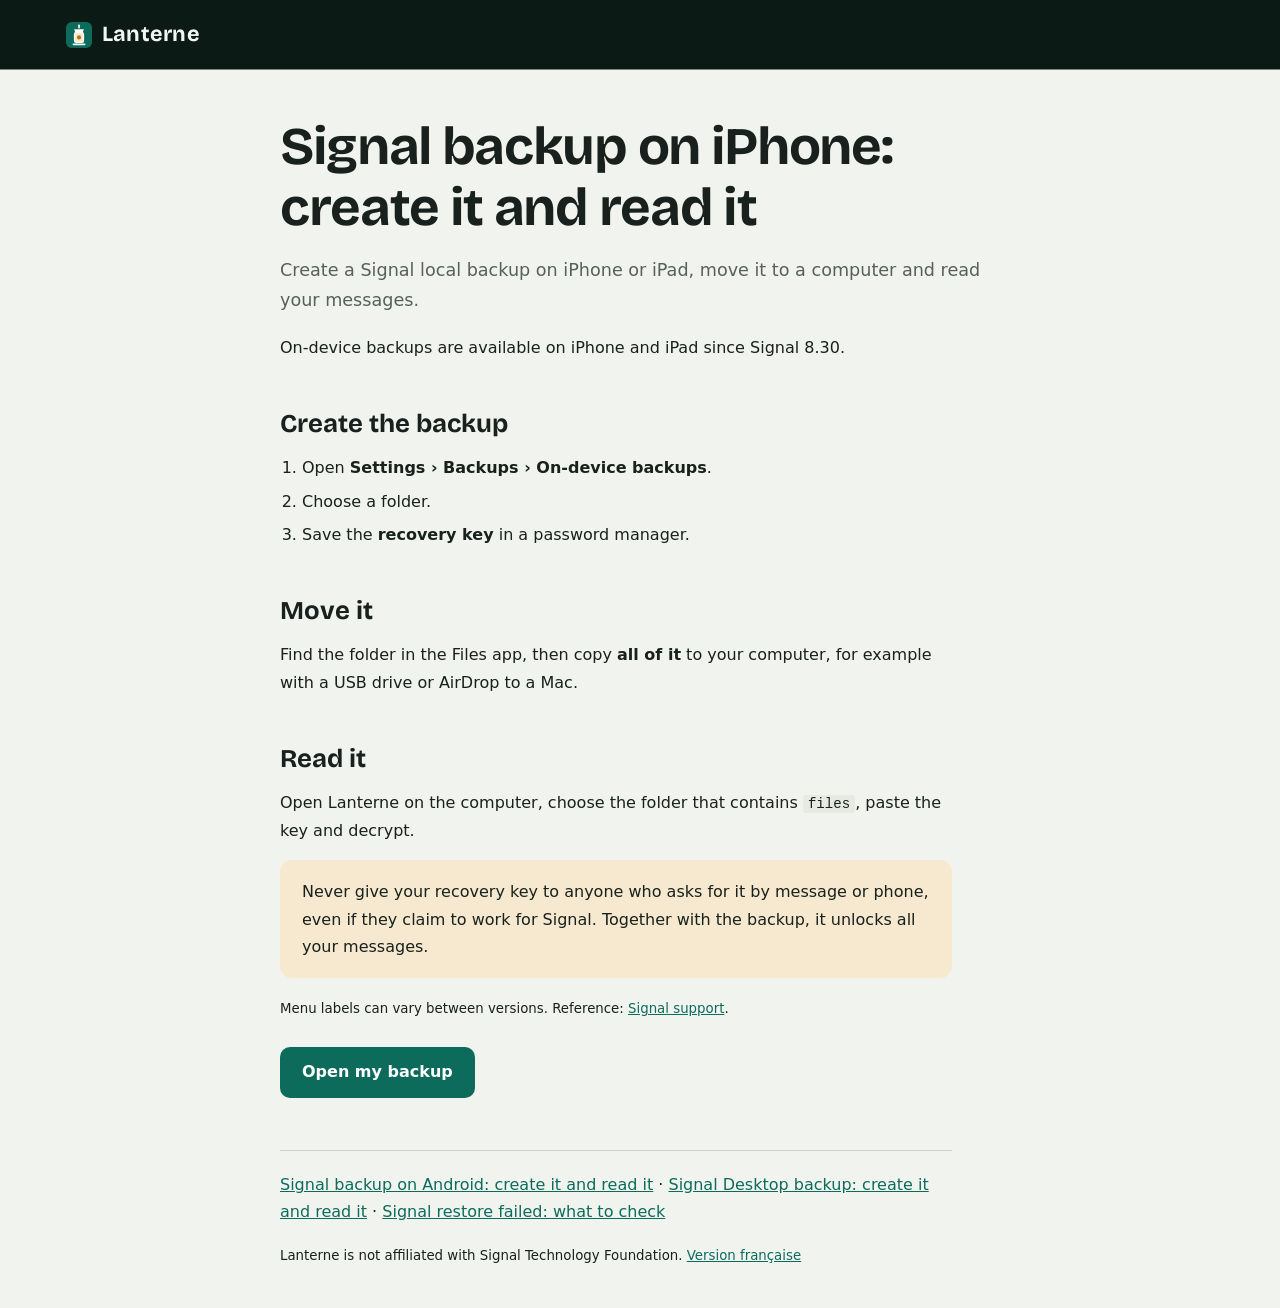
<file: en/signal-backup-iphone/index.html>
<!doctype html>
<html lang="en" data-l="en">
<head>
<meta charset="utf-8">
<meta http-equiv="Content-Security-Policy" content="default-src 'self'; script-src 'self'; style-src 'self' 'unsafe-inline'; img-src 'self' blob: data:; media-src 'self' blob:; connect-src 'self' blob:; worker-src 'self'; manifest-src 'self'; font-src 'self'; object-src 'none'; base-uri 'none'; form-action 'none'">
<meta name="viewport" content="width=device-width,initial-scale=1,viewport-fit=cover">
<title>Signal backup on iPhone: create it and read it · Lanterne</title>
<meta name="description" content="Create a Signal local backup on iPhone or iPad, move it to a computer and read your messages.">
<link rel="canonical" href="https://lanterne-backup.com/en/signal-backup-iphone/">
<link rel="alternate" hreflang="fr" href="https://lanterne-backup.com/sauvegarde-signal-iphone/">
<link rel="alternate" hreflang="en" href="https://lanterne-backup.com/en/signal-backup-iphone/">
<link rel="alternate" hreflang="x-default" href="https://lanterne-backup.com/en/signal-backup-iphone/">
<meta property="og:title" content="Signal backup on iPhone: create it and read it">
<meta property="og:description" content="Create a Signal local backup on iPhone or iPad, move it to a computer and read your messages.">
<meta property="og:image" content="https://lanterne-backup.com/assets/og.png">
<script src="../../assets/lang.js"></script>
<link rel="icon" href="../../assets/icon.svg" type="image/svg+xml">
<link rel="stylesheet" href="../../assets/style.css">
<meta name="theme-color" content="#0d6b5c">
</head>
<body>
<div class="wrap">
<header class="top"><div class="brand"><a href="../../en/"><img src="../../assets/icon.svg" alt="" width="26" height="26">Lanterne</a></div></header>
<main class="article">
<h1>Signal backup on iPhone: create it and read it</h1>
<p class="lead">Create a Signal local backup on iPhone or iPad, move it to a computer and read your messages.</p>
<p>On-device backups are available on iPhone and iPad since Signal 8.30.</p>
<h2>Create the backup</h2>
<ol><li>Open <strong>Settings › Backups › On-device backups</strong>.</li>
<li>Choose a folder.</li>
<li>Save the <strong>recovery key</strong> in a password manager.</li></ol>
<h2>Move it</h2>
<p>Find the folder in the Files app, then copy <strong>all of it</strong> to your computer, for example with a USB drive or AirDrop to a Mac.</p>
<h2>Read it</h2>
<p>Open Lanterne on the computer, choose the folder that contains <code>files</code>, paste the key and decrypt.</p>
<p class="callout">Never give your recovery key to anyone who asks for it by message or phone, even if they claim to work for Signal. Together with the backup, it unlocks all your messages.</p>
<p><small>Menu labels can vary between versions. Reference: <a href="https://support.signal.org/">Signal support</a>.</small></p>
<a class="cta" href="../../en/">Open my backup</a>
<p class="related"><a href="../../en/signal-backup-android/">Signal backup on Android: create it and read it</a> · <a href="../../en/signal-backup-desktop/">Signal Desktop backup: create it and read it</a> · <a href="../../en/signal-restore-failed/">Signal restore failed: what to check</a></p>
<p><small>Lanterne is not affiliated with Signal Technology Foundation. <a hreflang="fr" href="../../sauvegarde-signal-iphone/">Version française</a></small></p>
</main>
</div>
</body>
</html>
</file>
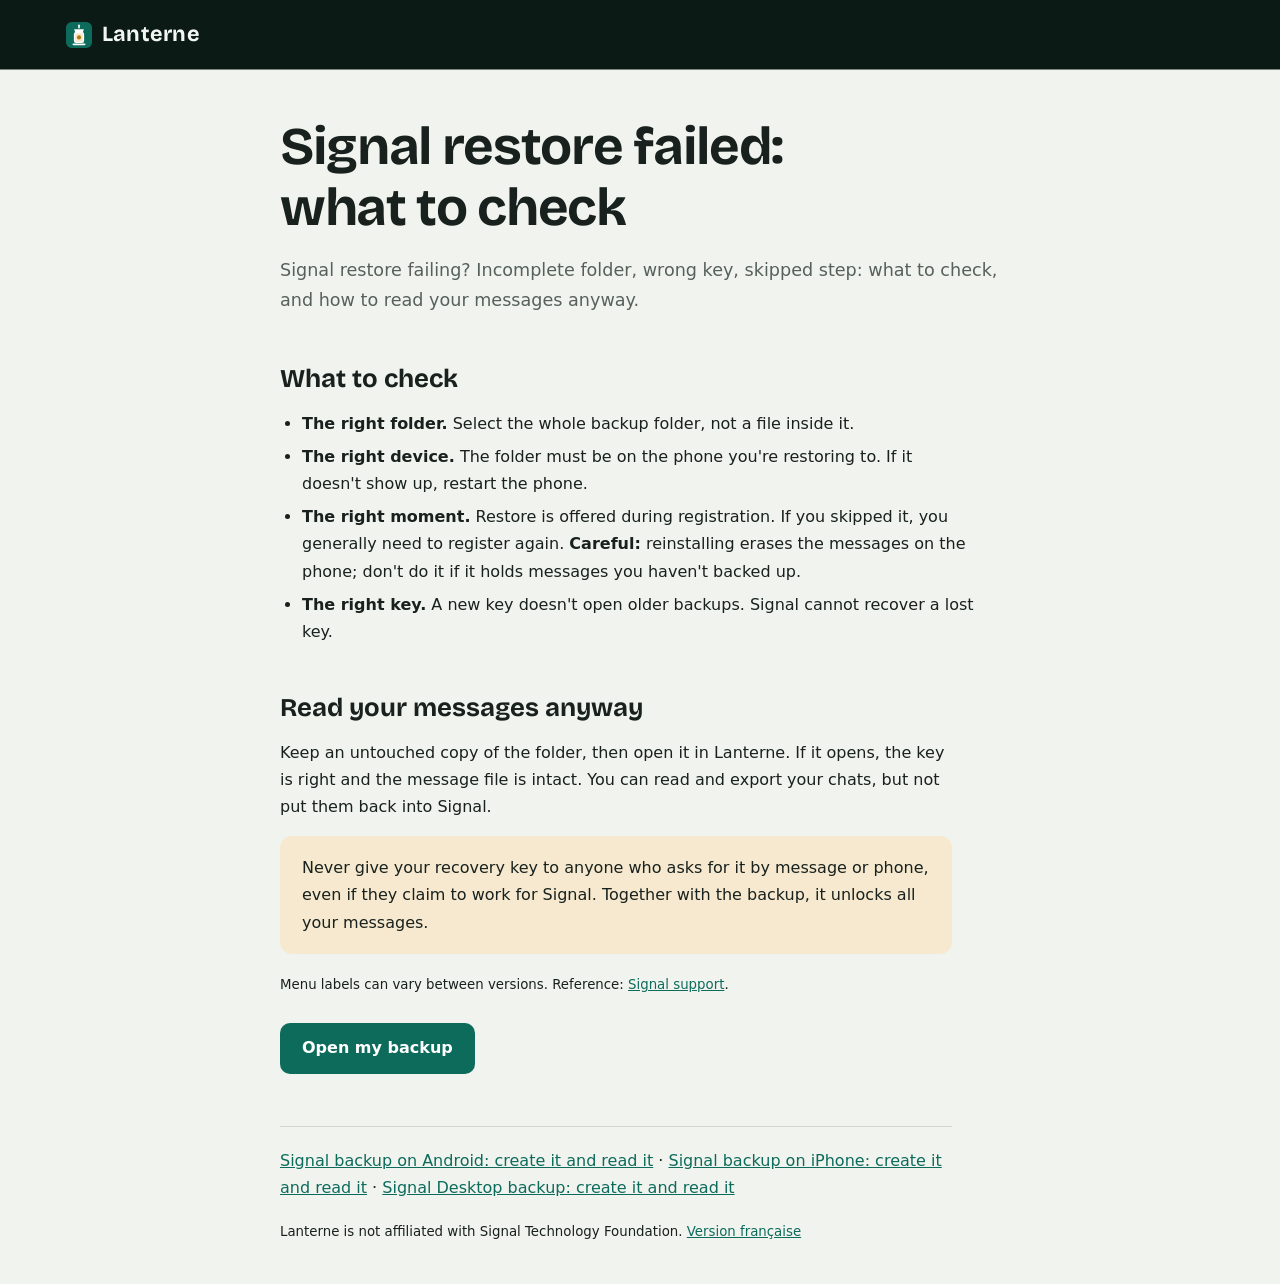
<file: en/signal-restore-failed/index.html>
<!doctype html>
<html lang="en" data-l="en">
<head>
<meta charset="utf-8">
<meta http-equiv="Content-Security-Policy" content="default-src 'self'; script-src 'self'; style-src 'self' 'unsafe-inline'; img-src 'self' blob: data:; media-src 'self' blob:; connect-src 'self' blob:; worker-src 'self'; manifest-src 'self'; font-src 'self'; object-src 'none'; base-uri 'none'; form-action 'none'">
<meta name="viewport" content="width=device-width,initial-scale=1,viewport-fit=cover">
<title>Signal restore failed: what to check · Lanterne</title>
<meta name="description" content="Signal restore failing? Incomplete folder, wrong key, skipped step: what to check, and how to read your messages anyway.">
<link rel="canonical" href="https://lanterne-backup.com/en/signal-restore-failed/">
<link rel="alternate" hreflang="fr" href="https://lanterne-backup.com/restauration-signal-echouee/">
<link rel="alternate" hreflang="en" href="https://lanterne-backup.com/en/signal-restore-failed/">
<link rel="alternate" hreflang="x-default" href="https://lanterne-backup.com/en/signal-restore-failed/">
<meta property="og:title" content="Signal restore failed: what to check">
<meta property="og:description" content="Signal restore failing? Incomplete folder, wrong key, skipped step: what to check, and how to read your messages anyway.">
<meta property="og:image" content="https://lanterne-backup.com/assets/og.png">
<script src="../../assets/lang.js"></script>
<link rel="icon" href="../../assets/icon.svg" type="image/svg+xml">
<link rel="stylesheet" href="../../assets/style.css">
<meta name="theme-color" content="#0d6b5c">
</head>
<body>
<div class="wrap">
<header class="top"><div class="brand"><a href="../../en/"><img src="../../assets/icon.svg" alt="" width="26" height="26">Lanterne</a></div></header>
<main class="article">
<h1>Signal restore failed: what to check</h1>
<p class="lead">Signal restore failing? Incomplete folder, wrong key, skipped step: what to check, and how to read your messages anyway.</p>
<h2>What to check</h2>
<ul><li><strong>The right folder.</strong> Select the whole backup folder, not a file inside it.</li>
<li><strong>The right device.</strong> The folder must be on the phone you're restoring to. If it doesn't show up, restart the phone.</li>
<li><strong>The right moment.</strong> Restore is offered during registration. If you skipped it, you generally need to register again. <strong>Careful:</strong> reinstalling erases the messages on the phone; don't do it if it holds messages you haven't backed up.</li>
<li><strong>The right key.</strong> A new key doesn't open older backups. Signal cannot recover a lost key.</li></ul>
<h2>Read your messages anyway</h2>
<p>Keep an untouched copy of the folder, then open it in Lanterne. If it opens, the key is right and the message file is intact. You can read and export your chats, but not put them back into Signal.</p>
<p class="callout">Never give your recovery key to anyone who asks for it by message or phone, even if they claim to work for Signal. Together with the backup, it unlocks all your messages.</p>
<p><small>Menu labels can vary between versions. Reference: <a href="https://support.signal.org/">Signal support</a>.</small></p>
<a class="cta" href="../../en/">Open my backup</a>
<p class="related"><a href="../../en/signal-backup-android/">Signal backup on Android: create it and read it</a> · <a href="../../en/signal-backup-iphone/">Signal backup on iPhone: create it and read it</a> · <a href="../../en/signal-backup-desktop/">Signal Desktop backup: create it and read it</a></p>
<p><small>Lanterne is not affiliated with Signal Technology Foundation. <a hreflang="fr" href="../../restauration-signal-echouee/">Version française</a></small></p>
</main>
</div>
</body>
</html>
</file>
<file: assets/style.css>
@font-face{font-family:"Bricolage";src:url("fonts/bricolage.woff2") format("woff2");font-weight:200 800;font-display:swap}
:root{padding-top:env(safe-area-inset-top,0px);padding-bottom:env(safe-area-inset-bottom,0px)}
body{margin:0}
img{max-width:100%}
[hidden]{display:none!important}
/* Layout : en-tête court, l'outil en premier (panneau d'entrée + lecteur à deux colonnes), puis explications, FAQ et premium en colonne de lecture. */
:root{
  --night:#0c1a16; --bg:#f1f3ee; --surface:#ffffff; --sunk:#e6eae3; --fg:#18211d; --muted:#56615b; --line:#cfd5cc;
  --accent:#0d6b5c; --accent-fg:#ffffff; --lamp:#b9770e; --lamp-soft:#f6e9cf;
  --out:#0d6b5c; --out-fg:#f3fbf8; --in:#ffffff; --danger:#a3361f; --danger-bg:#f8e3dd; --ok:#1d7448; --ok-bg:#ddf1e4;
  --display:"Bricolage","Avenir Next","Segoe UI Variable Display","Segoe UI",Ubuntu,system-ui,sans-serif;
  --sans:system-ui,-apple-system,"Segoe UI",Roboto,Ubuntu,sans-serif;
  --mono:ui-monospace,"Cascadia Mono","SF Mono",Menlo,Consolas,monospace;
}
@media (prefers-color-scheme:dark){:root:not([data-theme="light"]){
  --bg:#101614; --surface:#18201d; --sunk:#0c1110; --fg:#e4ebe6; --muted:#9aa8a0; --line:#2b3632;
  --accent:#4cc3ab; --accent-fg:#06211b; --lamp:#f0b54a; --lamp-soft:#3a2c10;
  --out:#1f5a4f; --out-fg:#eaf7f3; --in:#222c28; --danger:#f19c86; --danger-bg:#3d1d16; --ok:#7fd8a5; --ok-bg:#163223; color-scheme:dark}}
:root[data-theme="dark"]{
  --bg:#101614; --surface:#18201d; --sunk:#0c1110; --fg:#e4ebe6; --muted:#9aa8a0; --line:#2b3632;
  --accent:#4cc3ab; --accent-fg:#06211b; --lamp:#f0b54a; --lamp-soft:#3a2c10;
  --out:#1f5a4f; --out-fg:#eaf7f3; --in:#222c28; --danger:#f19c86; --danger-bg:#3d1d16; --ok:#7fd8a5; --ok-bg:#163223; color-scheme:dark}
*{box-sizing:border-box}
body{background:var(--bg);color:var(--fg);font-family:var(--sans);font-size:16px;line-height:1.55}
html[data-l="fr"] [data-l="en"], html[data-l="en"] [data-l="fr"]{display:none!important}
.wrap{max-width:1180px;margin:0 auto;padding-left:max(16px,env(safe-area-inset-left,0px));padding-right:max(16px,env(safe-area-inset-right,0px))}
a{color:var(--accent)}
:focus-visible{outline:2px solid var(--lamp);outline-offset:2px}
h1,h2,h3{font-family:var(--display);text-wrap:balance;line-height:1.15;margin:0}
code,kbd{font-family:var(--mono);font-size:.88em;background:var(--sunk);padding:1px 5px;border-radius:3px}

/* en-tête */
.top{display:flex;align-items:center;justify-content:space-between;gap:12px;padding-block:18px}
.brand{display:flex;align-items:center;gap:10px;font-family:var(--display);font-weight:700;font-size:1.2rem;letter-spacing:.01em}
.brand svg{width:26px;height:26px}
.lang{display:flex;gap:4px}
.lang button{font:600 .78rem var(--mono);letter-spacing:.06em;border:1px solid var(--line);background:transparent;color:var(--muted);padding:5px 9px;border-radius:4px;cursor:pointer}
.lang button[aria-pressed="true"]{background:var(--fg);color:var(--bg);border-color:var(--fg)}
.hero{padding-block:18px 26px;display:grid;gap:14px;max-width:780px}
.hero h1{font-size:clamp(2rem,4.6vw,3.3rem);font-weight:700;letter-spacing:-.01em}
.hero h1 em{font-style:normal;color:var(--lamp)}
.hero p{margin:0;color:var(--muted);font-size:1.08rem;max-width:62ch}
.badges{display:flex;flex-wrap:wrap;gap:8px}
.badge{font:500 .78rem var(--mono);letter-spacing:.03em;border:1px solid var(--line);padding:4px 9px;border-radius:999px;color:var(--muted);background:var(--surface)}

/* outil */
.tool{display:grid;grid-template-columns:340px 1fr;gap:0;background:var(--surface);border:1px solid var(--line);border-radius:10px;overflow:hidden;min-height:620px}
.panel{padding:20px;border-right:1px solid var(--line);display:flex;flex-direction:column;gap:16px;min-width:0}
.panel h2{font-size:1.05rem}
.step{display:grid;gap:7px}
.lbl,label[for="aep"]{font:600 .74rem var(--mono);text-transform:uppercase;letter-spacing:.08em;color:var(--muted)}
.drop{border:1.5px dashed var(--line);border-radius:8px;padding:14px;display:grid;gap:8px;background:var(--bg);transition:border-color .15s}
.drop.over{border-color:var(--accent)}
.drop small{color:var(--muted);line-height:1.4}
.btn{font:700 .95rem var(--sans);border:1px solid var(--line);background:var(--surface);color:var(--fg);padding:9px 14px;border-radius:6px;cursor:pointer;text-align:center}
.btn:hover{border-color:var(--accent)}
.btn.primary{background:var(--accent);border-color:var(--accent);color:var(--accent-fg)}
.btn.primary:disabled{opacity:.5;cursor:not-allowed}
.btn.small{font-size:.82rem;padding:6px 10px}
.row2{display:flex;gap:8px;flex-wrap:wrap}
input[type=file]{position:absolute;width:1px;height:1px;opacity:0;pointer-events:none}
.picked{font:400 .8rem var(--mono);color:var(--fg);overflow-wrap:anywhere}
textarea#aep{font:500 .95rem/1.5 var(--mono);letter-spacing:.04em;width:100%;min-height:92px;resize:vertical;border:1px solid var(--line);border-radius:6px;padding:10px;background:var(--bg);color:var(--fg);text-transform:uppercase}
.keymeta{display:flex;justify-content:space-between;font:.76rem var(--mono);color:var(--muted)}
.keymeta .good{color:var(--ok)}
.check{display:flex;gap:8px;align-items:flex-start;font-size:.86rem;color:var(--muted)}
.status{font-size:.88rem;border-radius:6px;padding:10px 12px;background:var(--sunk);color:var(--fg);line-height:1.45}
.status.err{background:var(--danger-bg);color:var(--danger)}
.status.ok{background:var(--ok-bg);color:var(--ok)}
.log{font:.75rem/1.5 var(--mono);color:var(--muted);margin:0;padding:0;list-style:none;display:grid;gap:2px}
.log li::before{content:"▸ ";color:var(--lamp)}
.lockline{font-size:.82rem;color:var(--muted);border-top:1px solid var(--line);padding-top:12px;margin-top:auto}

.viewer{display:grid;grid-template-columns:270px 1fr;min-width:0;min-height:0}
.chats{border-right:1px solid var(--line);display:flex;flex-direction:column;min-width:0;min-height:0}
.chats-head{padding:14px;border-bottom:1px solid var(--line);display:grid;gap:8px}
.sum{font:.76rem var(--mono);color:var(--muted)}
.sample{display:inline-block;font:700 .68rem var(--mono);letter-spacing:.08em;text-transform:uppercase;background:var(--lamp-soft);color:var(--lamp);padding:3px 7px;border-radius:3px}
#q{width:100%;font:inherit;font-size:.9rem;padding:8px 10px;border:1px solid var(--line);border-radius:6px;background:var(--bg);color:var(--fg)}
.chatlist{overflow:auto;flex:1;max-height:560px}
.chatbtn{display:grid;grid-template-columns:34px 1fr auto;gap:10px;align-items:center;width:100%;text-align:left;border:0;border-bottom:1px solid var(--line);background:transparent;color:var(--fg);padding:10px 14px;cursor:pointer;font:inherit}
.chatbtn[aria-current="true"]{background:var(--sunk)}
.chatbtn .nm{font-weight:700;font-size:.92rem;white-space:nowrap;overflow:hidden;text-overflow:ellipsis}
.chatbtn .pv{font-size:.8rem;color:var(--muted);white-space:nowrap;overflow:hidden;text-overflow:ellipsis}
.chatbtn .ct{font:.72rem var(--mono);color:var(--muted);font-variant-numeric:tabular-nums}
.chatbtn>div{min-width:0}
.av{width:34px;height:34px;border-radius:50%;display:grid;place-items:center;font:700 .85rem var(--display);color:#fff}
.conv{display:flex;flex-direction:column;min-width:0;min-height:0}
.conv-head{padding:12px 16px;border-bottom:1px solid var(--line);display:flex;justify-content:space-between;align-items:center;gap:10px;flex-wrap:wrap}
.conv-head h3{font-size:1.05rem}
.msgs{overflow:auto;flex:1;padding:16px;display:flex;flex-direction:column;gap:6px;max-height:600px;background:var(--bg)}
.day{align-self:center;font:.72rem var(--mono);color:var(--muted);background:var(--surface);border:1px solid var(--line);padding:2px 10px;border-radius:999px;margin:10px 0 4px}
.m{max-width:min(78%,560px);padding:8px 11px;border-radius:12px;background:var(--in);border:1px solid var(--line);align-self:flex-start;overflow-wrap:anywhere;font-size:.94rem}
.m.out{align-self:flex-end;background:var(--out);color:var(--out-fg);border-color:transparent}
.m .au{font-weight:700;font-size:.78rem;color:var(--accent);margin-bottom:2px}
.m .tm{font:.68rem var(--mono);opacity:.7;text-align:right;margin-top:3px}
.m .qt{border-left:3px solid var(--lamp);padding:3px 8px;margin-bottom:5px;font-size:.84rem;opacity:.85;background:color-mix(in srgb,var(--bg) 40%,transparent);border-radius:0 4px 4px 0}
.m .rx{font-size:.8rem;margin-top:3px}
.m .ph{font-style:italic;opacity:.8}
.m img,.m video{display:block;max-width:100%;max-height:320px;border-radius:8px;margin:4px 0}
.m audio{max-width:100%;margin:4px 0}
.m .att{font:.8rem var(--mono);opacity:.85;margin:3px 0}
.sys{align-self:center;font-size:.8rem;color:var(--muted);text-align:center;max-width:90%}
.empty{padding:30px;color:var(--muted);text-align:center}
.more{align-self:center}
.hit mark{background:var(--lamp-soft);color:inherit}

/* sections */
section.band{padding-block:56px 8px}
.cols{display:grid;grid-template-columns:repeat(3,1fr);gap:22px}
.cols h3{font-size:1.05rem;margin-bottom:6px}
.cols p{margin:0;color:var(--muted);font-size:.95rem}
.sec-h{font-size:clamp(1.5rem,3vw,2rem);margin-bottom:18px}
.steps{counter-reset:s;display:grid;gap:14px;max-width:760px;padding:0;margin:0;list-style:none}
.steps li{display:grid;grid-template-columns:38px 1fr;gap:12px;align-items:start}
.steps li::before{counter-increment:s;content:counter(s);font:700 1.1rem var(--display);width:38px;height:38px;border-radius:50%;display:grid;place-items:center;background:var(--lamp-soft);color:var(--lamp)}
.steps p{margin:4px 0 0;color:var(--muted)}
.faq{max-width:780px;display:grid;gap:0;border-top:1px solid var(--line)}
.faq details{border-bottom:1px solid var(--line);padding:14px 0}
.faq summary{cursor:pointer;font-weight:700;font-size:1.02rem}
.faq p{margin:8px 0 0;color:var(--muted);max-width:68ch}
.prem{display:grid;grid-template-columns:1fr 1fr;gap:18px;max-width:860px}
.plan{border:1px solid var(--line);border-radius:10px;padding:20px;background:var(--surface);display:grid;gap:10px;align-content:start}
.plan.pro{border-color:var(--lamp)}
.plan h3{font-size:1.15rem}
.price{font:700 1.6rem var(--display)}
.price small{font:400 .8rem var(--sans);color:var(--muted)}
.plan ul{margin:0;padding-left:18px;color:var(--muted);font-size:.93rem;display:grid;gap:4px}
.note{font-size:.8rem;color:var(--muted)}
footer{padding-block:48px 40px;color:var(--muted);font-size:.85rem;border-top:1px solid var(--line);margin-top:56px}

@media (max-width:1000px){.tool{grid-template-columns:1fr}.panel{border-right:0;border-bottom:1px solid var(--line)}}
@media (max-width:700px){
  .viewer{grid-template-columns:1fr}.chats{border-right:0;border-bottom:1px solid var(--line)}.chatlist{max-height:240px}
  .cols,.prem{grid-template-columns:1fr}.m{max-width:90%}
}
@media (prefers-reduced-motion:reduce){*{transition:none!important}}

/* pages de guide */
.article{max-width:720px;padding-block:8px 24px}
.article h1{font-size:clamp(1.8rem,4vw,2.6rem);margin-bottom:14px}
.article h2{font-size:1.35rem;margin:34px 0 10px}
.article p,.article li{color:var(--fg);max-width:66ch}
.article .lead{font-size:1.1rem;color:var(--muted)}
.article ol,.article ul{padding-left:22px;display:grid;gap:6px}
.cta{display:inline-block;margin:10px 0 4px;background:var(--accent);color:var(--accent-fg);text-decoration:none;font-weight:700;padding:11px 18px;border-radius:6px}
.callout{border-left:4px solid var(--lamp);background:var(--lamp-soft);padding:12px 16px;border-radius:0 6px 6px 0}
.brand a{color:inherit;text-decoration:none;display:flex;align-items:center;gap:10px}

/* ---------- habillage : la lanterne dans la nuit ---------- */
html{scroll-behavior:smooth}
.night{background:radial-gradient(760px 520px at 76% 52%,#2b3a24 0,transparent 70%),var(--night);color:#e9f0eb;padding-bottom:120px;overflow:hidden}
.night{--fg:#f3f7f4;--lamp:#f0b54a;--lamp-soft:#f0b54a33}
.night .brand,.wrap>.top .brand{color:#f3f7f4;font-size:1.35rem}
.night .lang button{border-color:#ffffff33;color:#b9c8c0}
.night .lang button[aria-pressed="true"]{background:#f0b54a;border-color:#f0b54a;color:#1d1503}
.hero{max-width:none;grid-template-columns:minmax(0,1.25fr) minmax(0,1fr);align-items:center;gap:32px;padding-block:26px 34px}
.hero-txt{display:grid;gap:20px}
.hero h1{font-size:clamp(2.3rem,4.7vw,3.9rem);font-weight:700;letter-spacing:-.025em;line-height:1.04}
.hero p{color:#b9c8c0;font-size:1.1rem;max-width:56ch}
.actions{display:flex;flex-wrap:wrap;gap:12px 22px;align-items:center}
.actions .cta{margin:0;background:#f0b54a;color:#1d1503}
.ghost{color:#e9f0eb;font-weight:600;text-underline-offset:5px;text-decoration-color:#f0b54a}
.cta{border-radius:10px;padding:13px 22px;transition:transform .15s,filter .15s}
.cta:hover{transform:translateY(-2px);filter:brightness(1.07)}
.lantern{width:100%;max-width:430px;justify-self:center}
.halo{transform-origin:210px 200px;animation:lueur 5s ease-in-out infinite}
@keyframes lueur{50%{opacity:.72;transform:scale(.95)}}
#outil{margin-top:-104px;scroll-margin-top:20px}
.tool{border-radius:18px;border-color:transparent;box-shadow:0 0 0 1px var(--line),0 30px 70px -30px #06120daa}
.panel{padding:26px}.panel h2{font-size:1.35rem}
.lbl,label[for="aep"]{font:700 .92rem var(--sans);text-transform:none;letter-spacing:0;color:var(--fg)}
.drop{border-radius:12px;border-color:color-mix(in srgb,var(--accent) 45%,var(--line));background:color-mix(in srgb,var(--accent) 5%,var(--surface))}
.drop:hover{border-color:var(--accent)}
.drop label[for="dirInput"]{background:var(--fg);color:var(--bg);border-color:var(--fg)}
.btn{border-radius:9px;transition:border-color .15s,filter .15s}
.btn.primary{padding:13px}.btn.primary:hover:enabled{filter:brightness(1.08)}
textarea#aep,#q{border-radius:9px}
.status:empty{display:none}
.chatlist,.msgs{max-height:660px}
.msgs{padding:20px;gap:8px}
.chatlist{padding-block:6px}.av{width:38px;height:38px}
.chatbtn{grid-template-columns:38px 1fr auto;border-bottom:0;border-radius:10px;margin:2px 8px;width:calc(100% - 16px);padding:10px}
.chatbtn:hover{background:var(--bg)}
.chatbtn[aria-current="true"]{background:color-mix(in srgb,var(--accent) 12%,var(--surface))}
.m{border-radius:18px;border-color:transparent;box-shadow:0 1px 2px #0000001a;padding:9px 14px}
.m.out{border-bottom-right-radius:5px}.m:not(.out){border-bottom-left-radius:5px}
section.band{padding-block:88px 0}
section.trust{padding-top:56px}
#verifier .callout{margin:0 0 30px}
.cols{gap:40px}.cols>div{border-top:3px solid var(--lamp);padding-top:16px}
.cols h3{font-size:1.25rem}
.sec-h{font-size:clamp(1.8rem,3.6vw,2.7rem);letter-spacing:-.02em;margin-bottom:30px}
.steps{max-width:none;grid-template-columns:repeat(3,1fr);gap:40px}
.steps li{grid-template-columns:1fr;gap:14px;align-content:start}
.conv{background:var(--bg)}.conv-head{background:var(--surface)}
.steps li::before{width:46px;height:46px;font-size:1.3rem;background:var(--lamp);color:var(--bg)}
.steps strong{font:700 1.15rem var(--display)}
#faq{display:grid;grid-template-columns:1fr 2fr;gap:40px}
.faq{max-width:none}
.faq details{padding:0}
.faq summary{list-style:none;display:flex;justify-content:space-between;gap:16px;padding:18px 0;font-size:1.08rem}
.faq summary::-webkit-details-marker{display:none}
.faq summary::after{content:"+";font:400 1.6rem/1 var(--display);color:var(--lamp)}
.faq details[open] summary::after{content:"\2013"}
.faq summary:hover{color:var(--accent)}
.faq p{margin:0 0 20px}
.prem{max-width:none;gap:24px}
.plan{border-radius:18px;padding:32px;gap:14px}.plan h3{font-size:1.4rem}.price{font-size:2.6rem;line-height:1}
.plan.pro{background:#0c1a16;color:#e9f0eb;border-color:#2b3a24}
.plan.pro ul,.plan.pro .note,.plan.pro small{color:#b9c8c0}.plan.pro .price{color:#f0b54a}
.plan ul{gap:8px;font-size:1rem}
footer{margin-top:96px}footer p{max-width:90ch}
body>.wrap>.top{background:var(--night);box-shadow:0 0 0 100vmax var(--night);clip-path:inset(0 -100vmax)}
.article{margin-inline:auto;padding-top:48px}.article h1{font-size:clamp(2.2rem,5vw,3.3rem);letter-spacing:-.025em}
.article h2{font-size:1.6rem;margin-top:48px}.article p,.article li{line-height:1.7}
.callout{border-radius:12px;border-left:0;padding:18px 22px}
@media (max-width:760px){
  .hero{grid-template-columns:1fr;padding-top:6px}.lantern{max-width:230px;grid-row:1}
  .steps,#faq,.cols{grid-template-columns:1fr;gap:28px}#faq{gap:0}section.band{padding-top:64px}
  .panel{padding:20px}
}
@media (prefers-reduced-motion:reduce){*{animation:none!important}html{scroll-behavior:auto}}
.conv-head h3{min-width:0;overflow-wrap:anywhere}
.related{border-top:1px solid var(--line);margin-top:48px;padding-top:20px}
</file>
